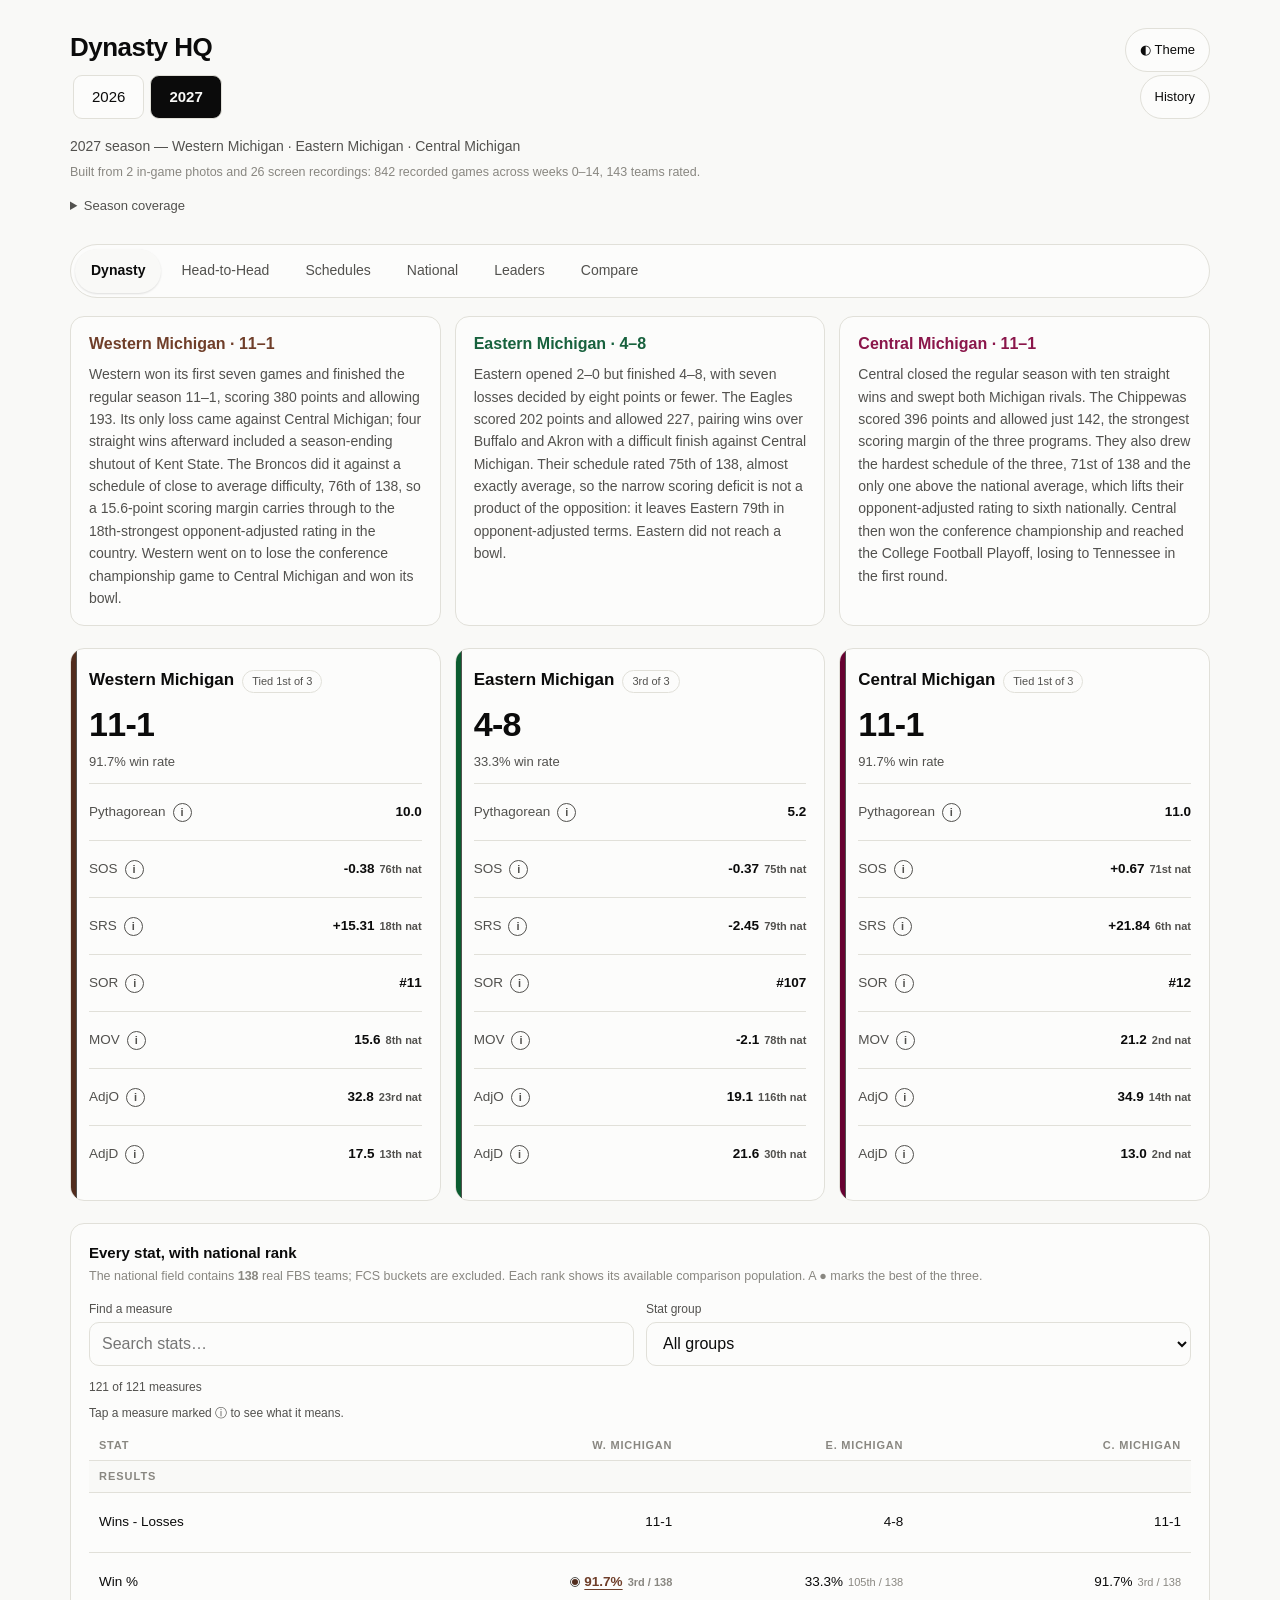
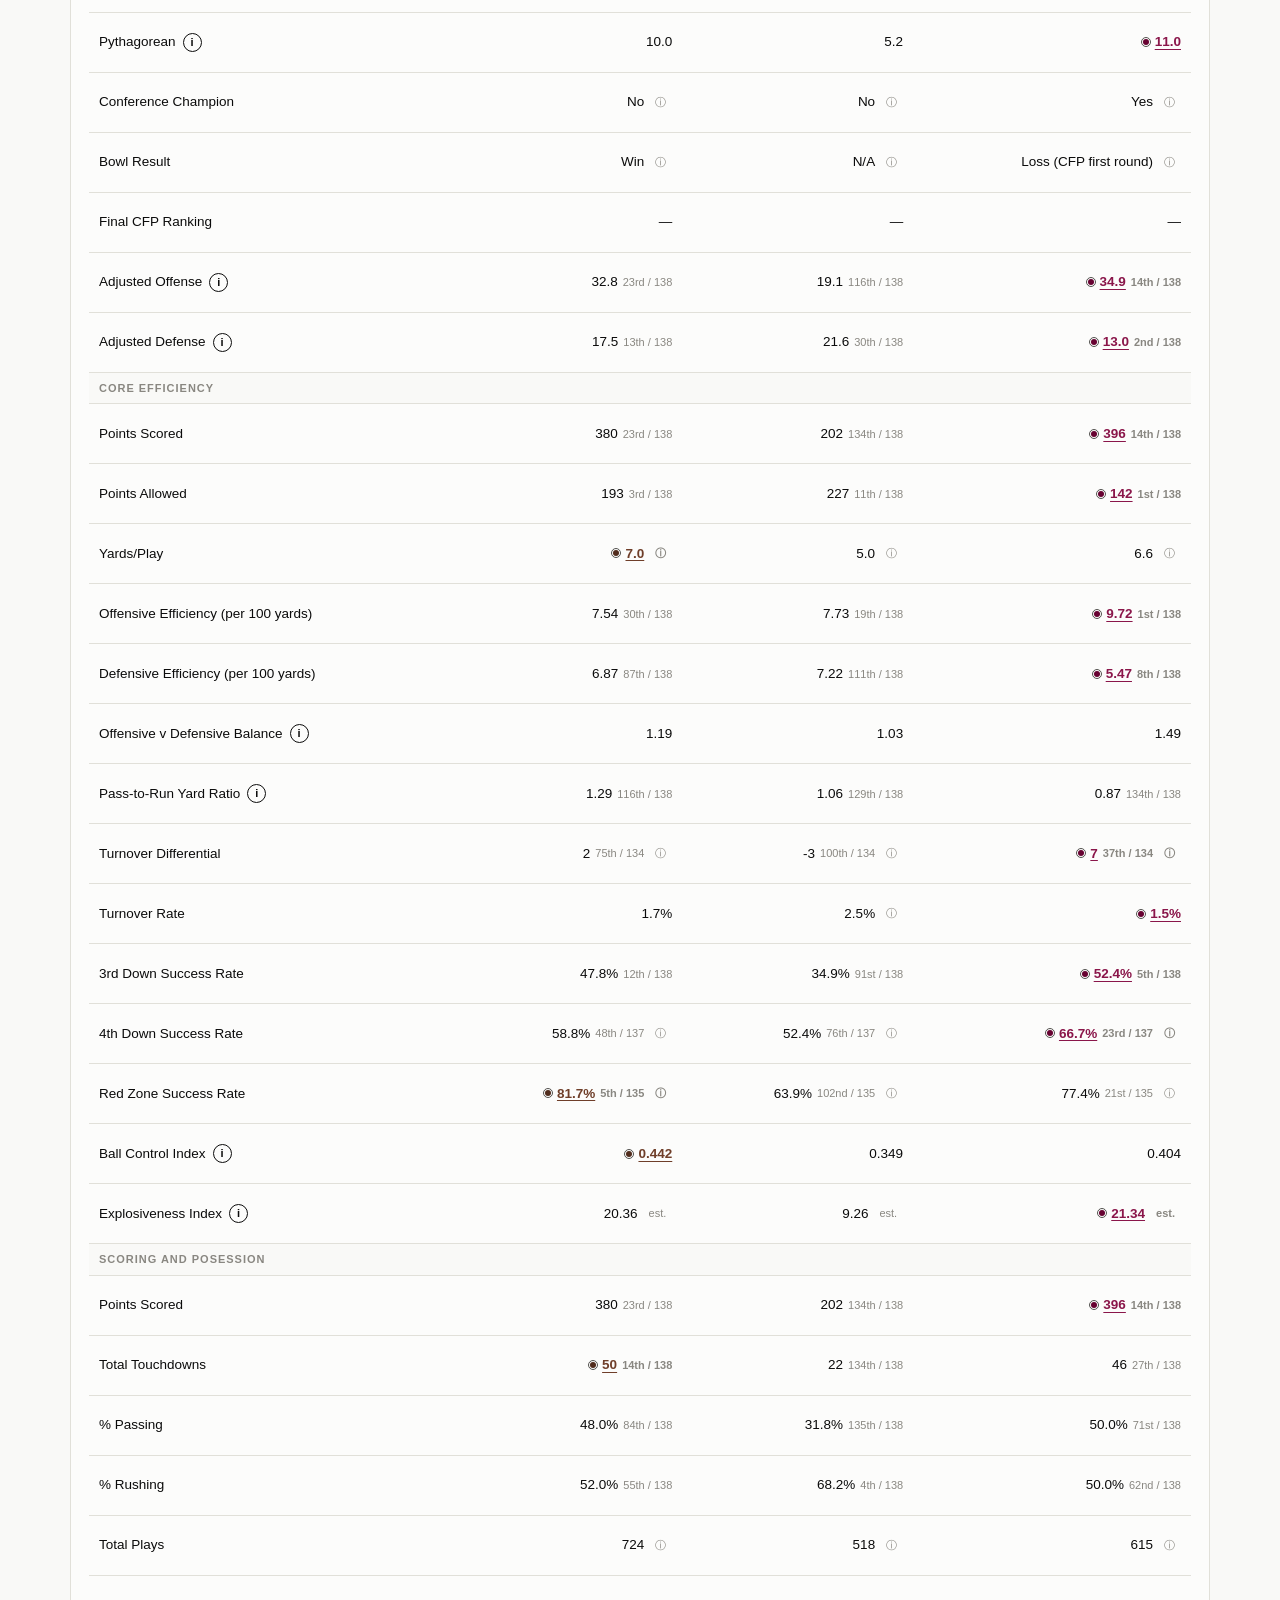
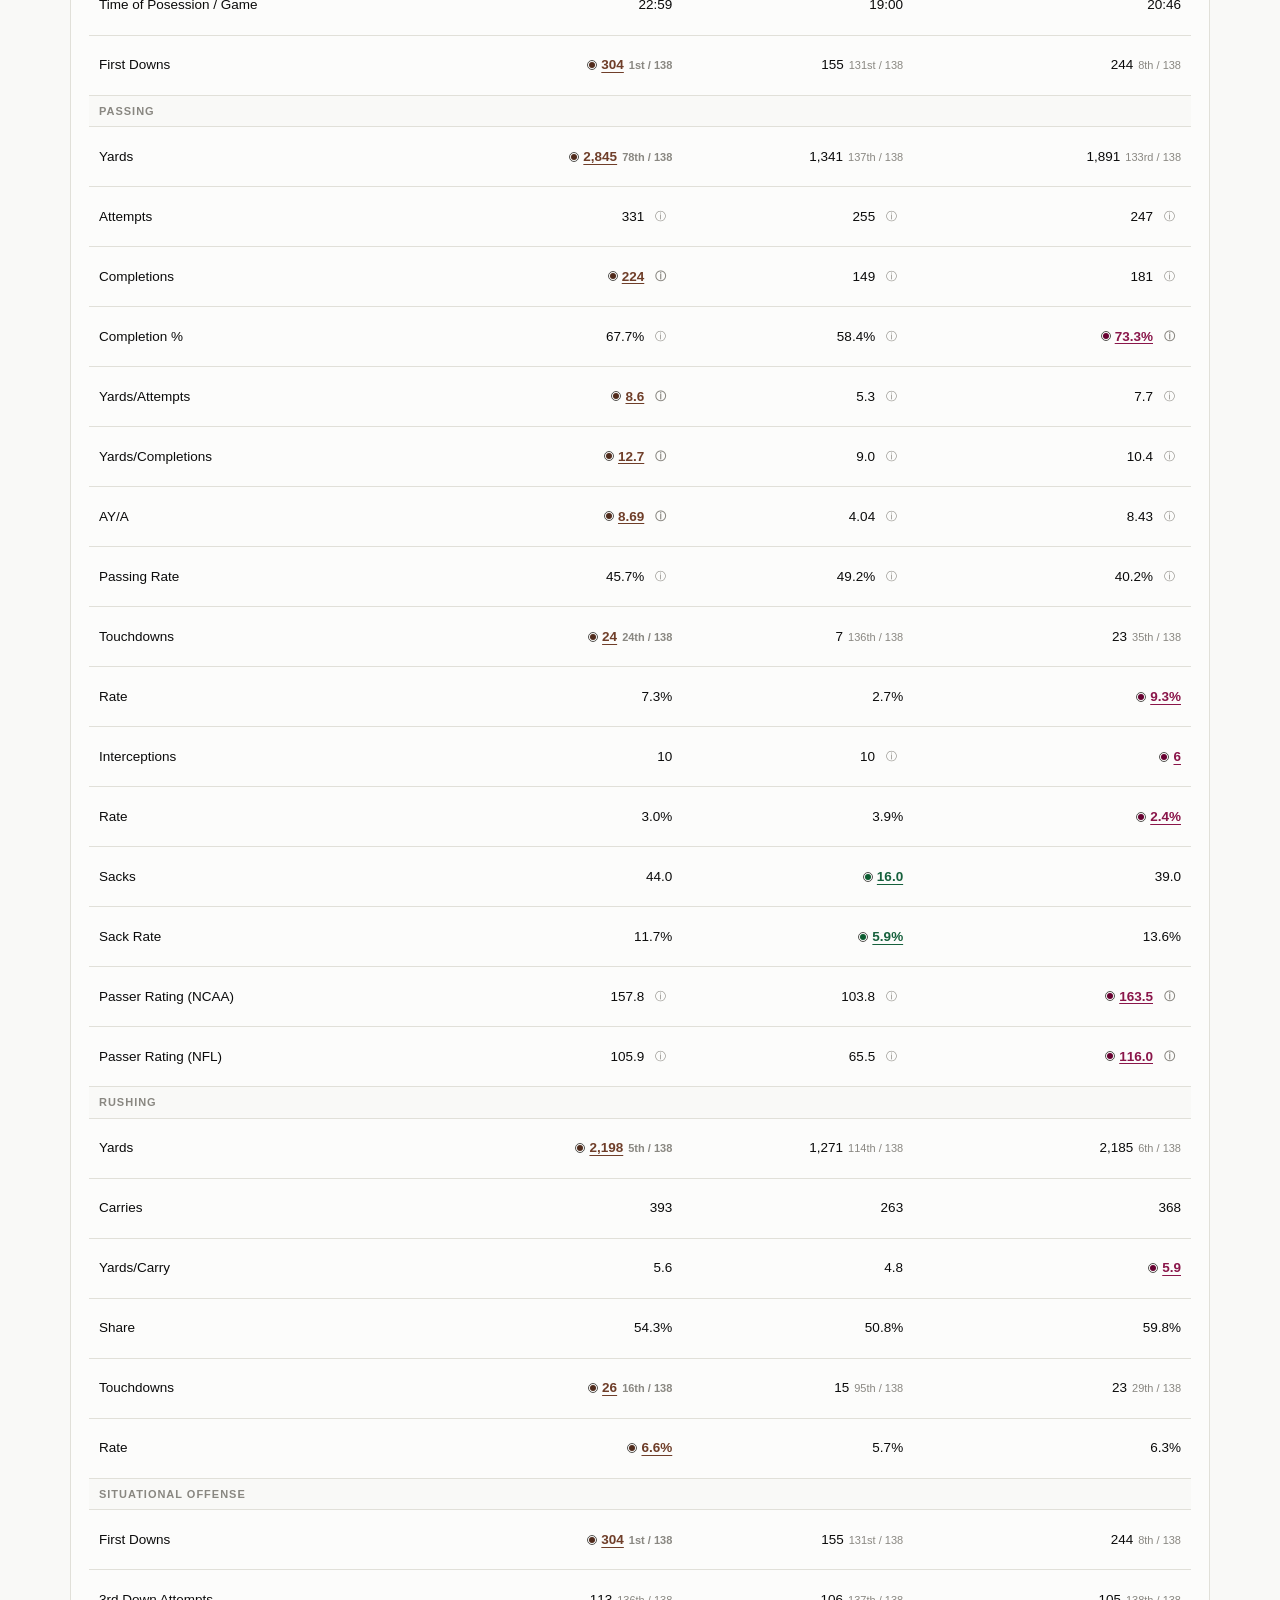
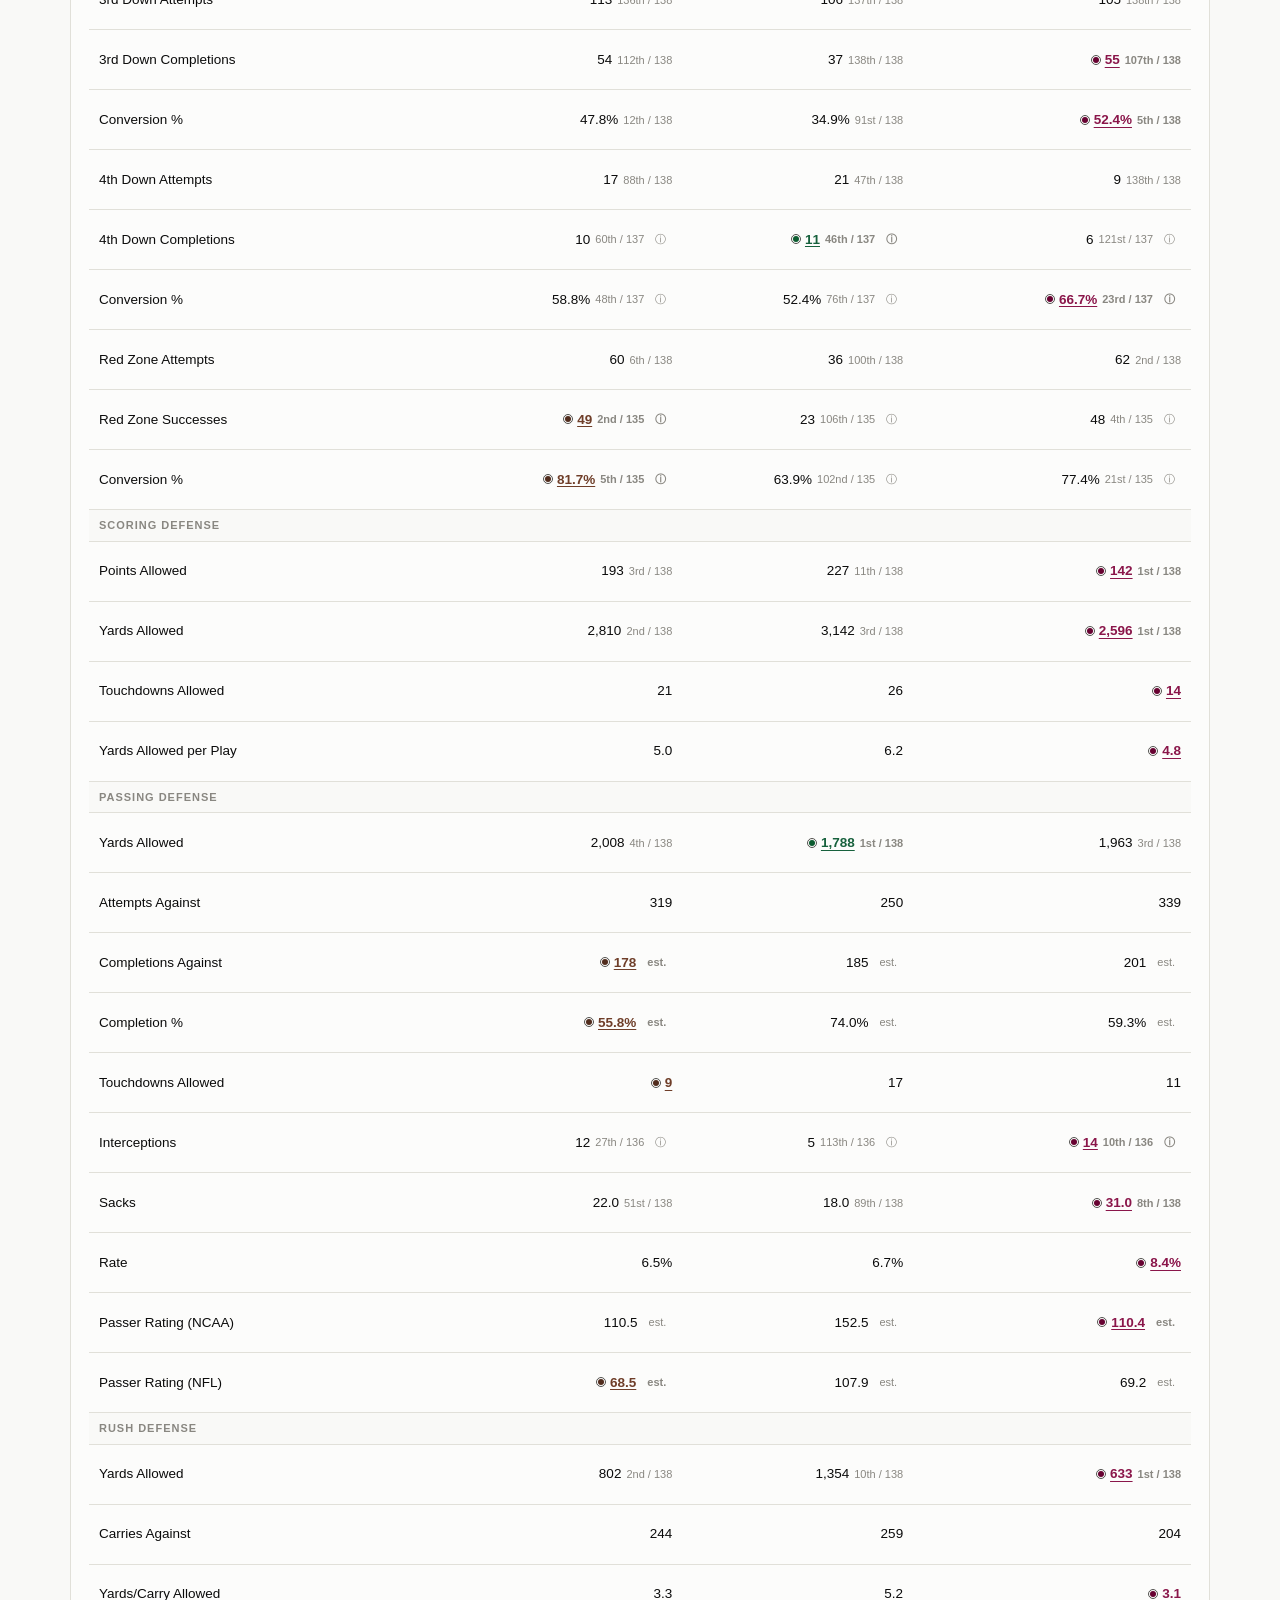
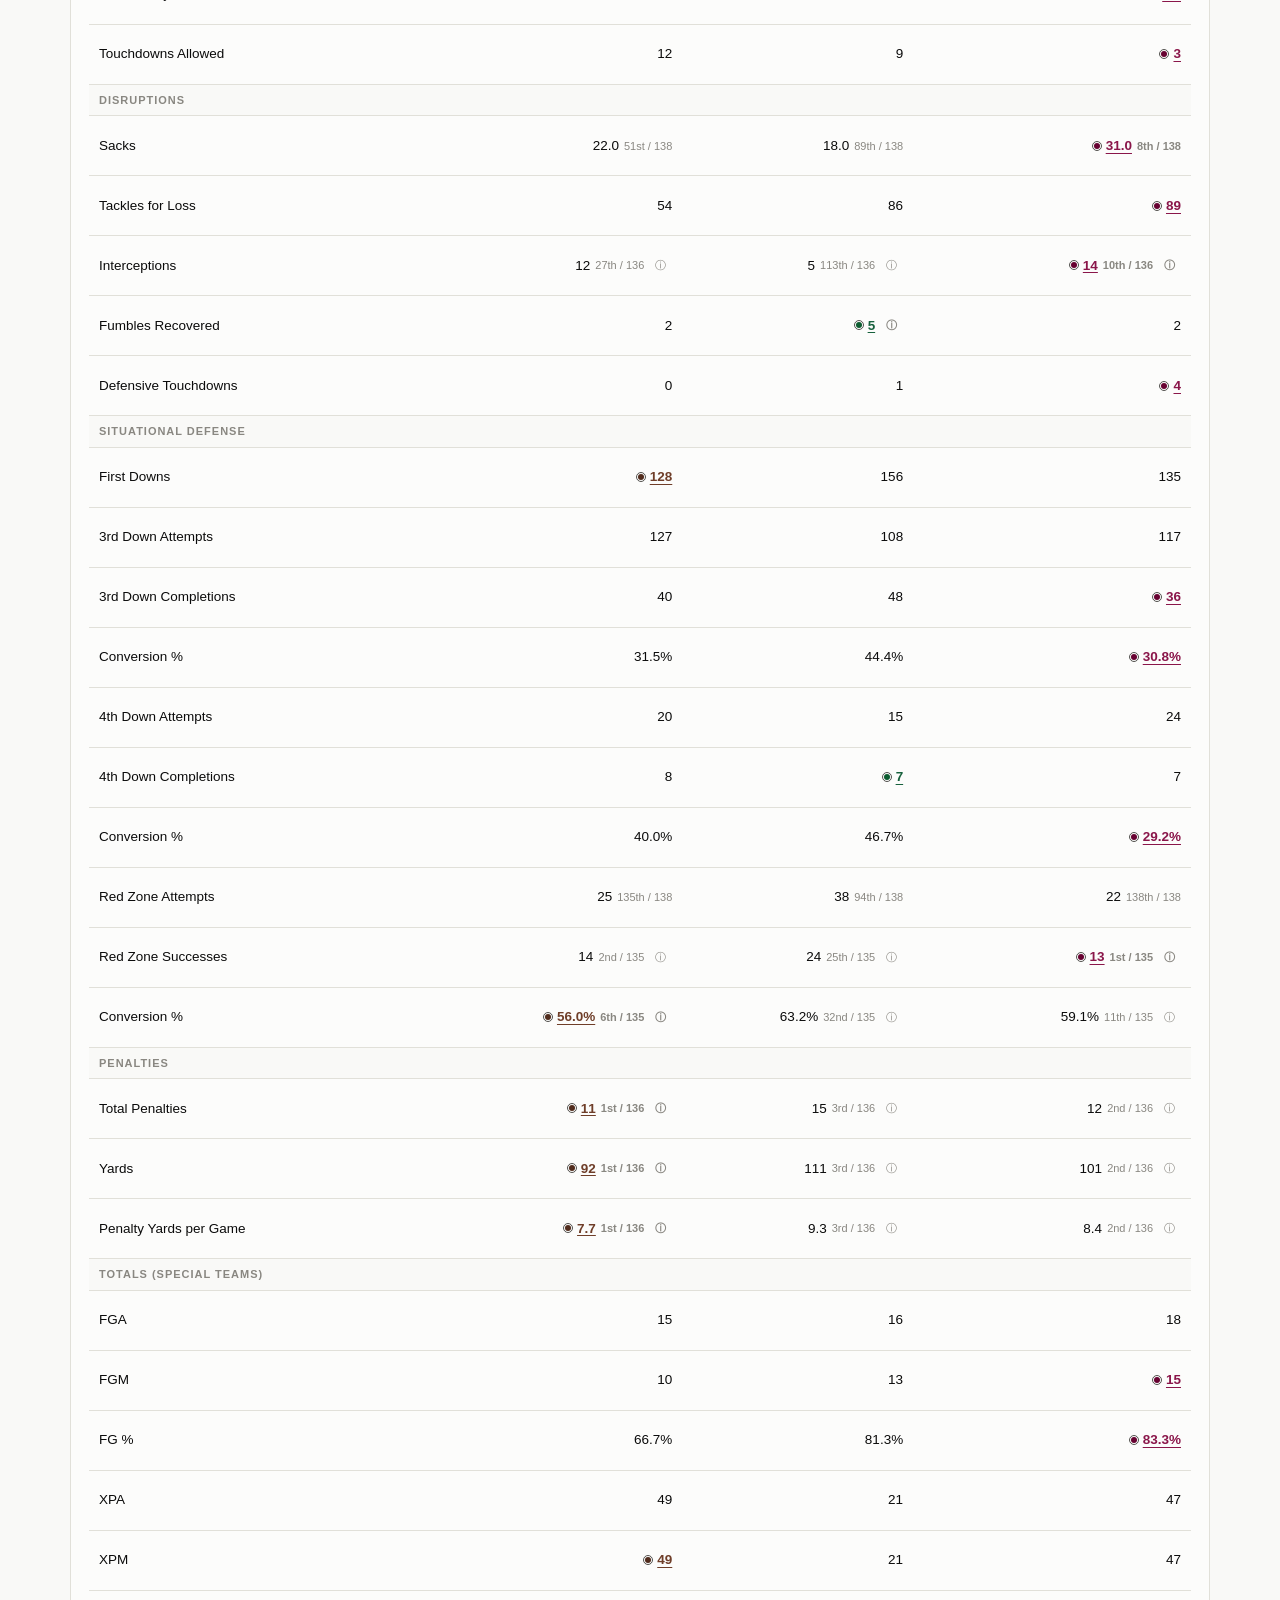
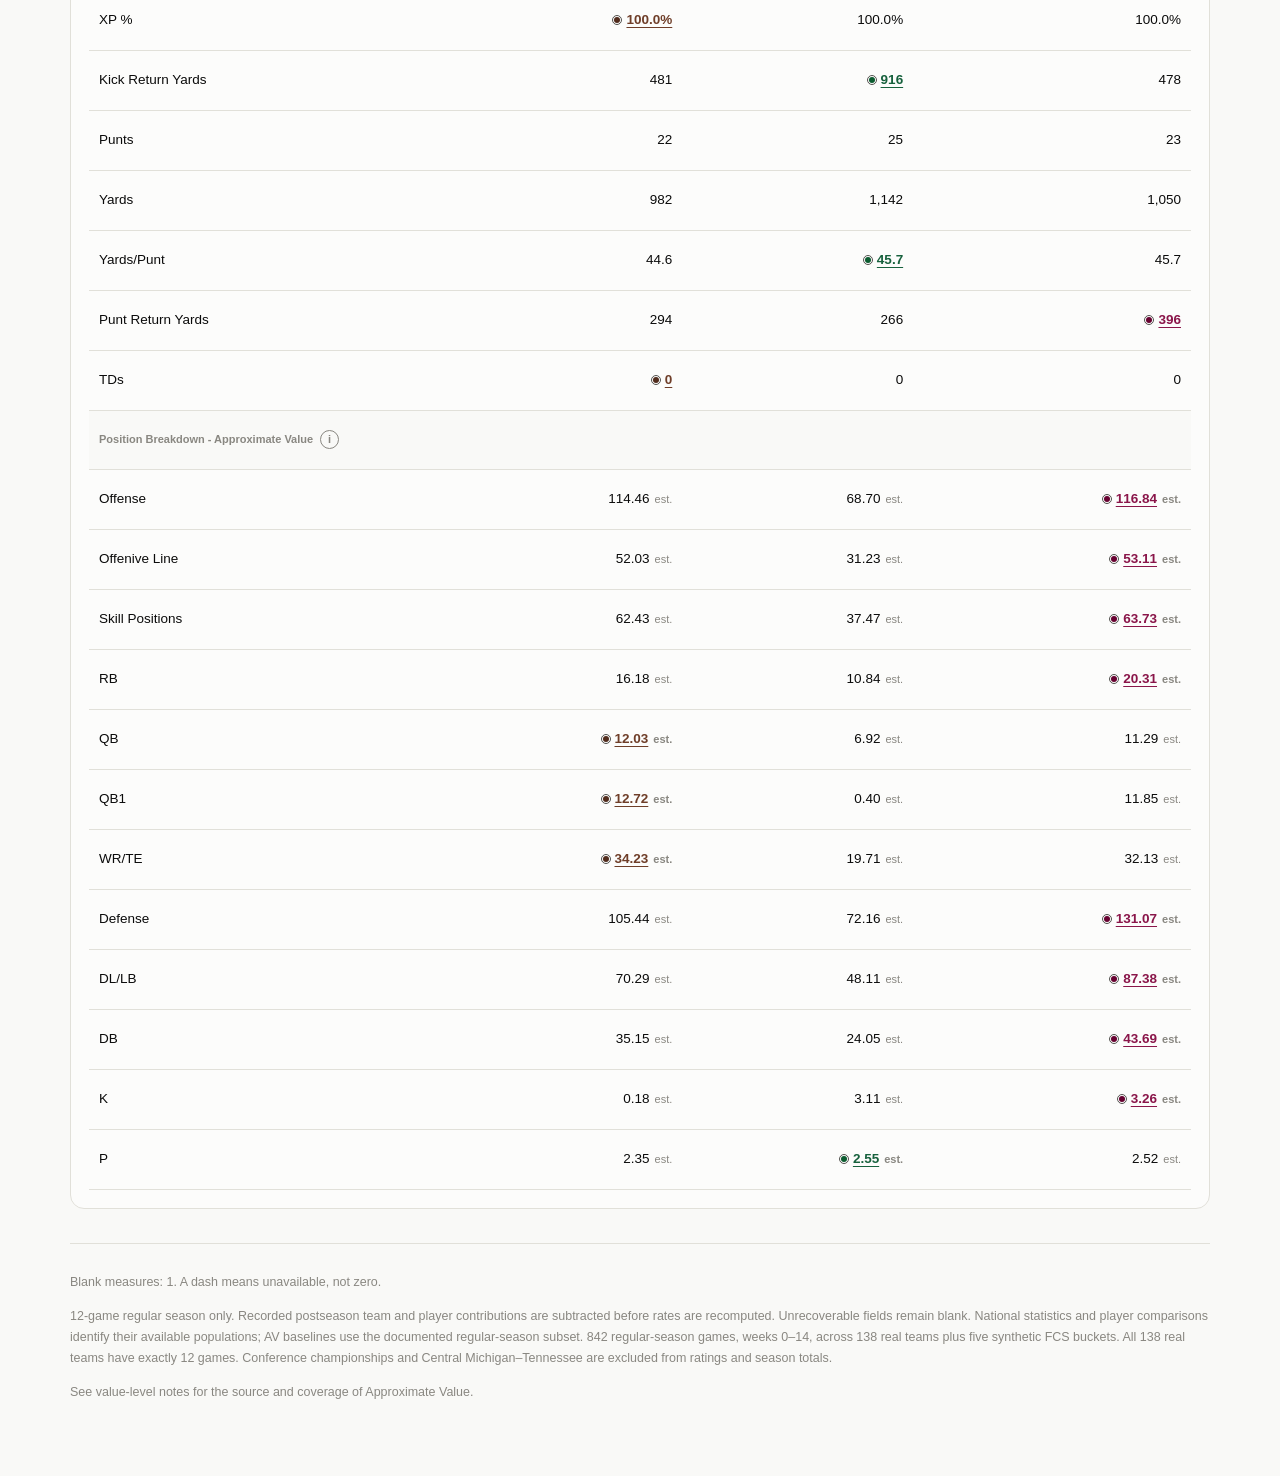
<file: index.html>
<!DOCTYPE html>
<html lang="en" data-theme="light">
<head><meta charset="utf-8"><meta name="viewport" content="width=device-width, initial-scale=1">
<title>Dynasty HQ</title><link rel="stylesheet" href="assets/styles.css"></head>
<body>
<header class="wrap shell">
  <div class="topbar"><h1>Dynasty HQ</h1><button class="ghost" id="theme" type="button">◐ Theme</button></div>
  <div class="season-nav"><div id="season-tabs" class="season-tabs" role="tablist" aria-label="Season"></div>
    <button class="ghost" id="history-button" type="button" aria-pressed="false">History</button></div>
  <div id="load-status" class="load-status" role="status" aria-live="polite"></div>
</header>
<main id="season-panel" class="wrap" role="tabpanel" aria-label="Selected season"></main>
<section id="history-panel" class="wrap" hidden aria-label="Dynasty history"></section>
<template id="season-template">
<div>

<p class="sub" id="sub"></p><p class="prov" id="prov"></p>
<details class="season-coverage"><summary>Season coverage</summary><p id="coverage-detail" class="note"></p></details>

  <div class="tabs" id="tabs">
    <button class="tab on" data-v="dynasty">Dynasty</button>
    <button class="tab" data-v="h2h">Head-to-Head</button>
    <button class="tab" data-v="sched">Schedules</button>
    <button class="tab" data-v="national">National</button>
    <button class="tab" data-v="leaders">Leaders</button>
    <button class="tab" data-v="compare">Compare</button>
  </div>

  <section id="v-dynasty">
    <div class="season-summaries" aria-label="Season summaries"></div>
    <div class="cards" id="cards"></div>
    <div class="card open">
      <p class="h2">Every stat, with national rank</p>
      <p class="note">The national field contains <b id="nteams"></b> real FBS teams;
        FCS buckets are excluded. Each rank shows its available comparison population.
        A ● marks the best of the three.</p>
      <div class="stat-controls">
        <label>Find a measure<input type="search" id="statsearch" placeholder="Search stats…"></label>
        <label>Stat group<select id="statgroup"><option value="">All groups</option></select></label>
      </div>
      <p class="table-hint" id="statcount" role="status" aria-live="polite"></p>
      <p class="table-hint">Tap a measure marked ⓘ to see what it means.</p>
      <div class="flow"><table id="leadtable" role="table" aria-label="Team stat comparison"></table></div>
    </div>
  </section>

  <section id="v-h2h" class="hide">
    <div class="row">
      <label class="lbl" for="h2hpick">Stat</label>
      <select id="h2hpick"></select>
      <button class="ghost" id="h2h-help" type="button">About this measure ⓘ</button>
    </div>
    <div class="two">
      <div class="card">
        <p class="h2" id="h2h-title"></p>
        <p class="note" id="h2h-note"></p>
        <div class="legend" id="h2h-legend"></div>
        <div id="bars"></div>
      </div>
      <div class="card">
        <p class="h2">Team profile</p>
        <p class="note">Eight core measures, each scaled against the other two.
          Lower-is-better axes are inverted, so a bigger shape is a better team.</p>
        <div id="radar"></div>
      </div>
    </div>
  </section>

  <section id="v-sched" class="hide">
    <div class="sched" id="scheds"></div>
  </section>

  <section id="v-national" class="hide">
    <div class="card" style="margin-bottom:14px">
      <p class="h2">National ratings — every team</p>
      <p class="note" id="nat-note"></p>
      <div class="row">
        <input type="search" id="natsearch" aria-label="Filter national teams" placeholder="Filter teams…" style="min-width:200px">
        <span class="lbl" id="natcount"></span>
      </div>
      <p class="table-hint swipe-hint">Swipe the table sideways for more ratings. Tap an arrow to sort.</p>
      <div class="scroll tall" role="region" aria-label="National ratings" tabindex="0"><table id="nattable"></table></div>
    </div>
    <div class="card">
      <p class="h2">National top 10</p>
      <p class="note" id="nattop-note"></p>
      <div class="row"><label class="lbl" for="natpick">Stat</label><select id="natpick"></select></div>
      <div class="scroll" role="region" aria-label="National top ten" tabindex="0"><table id="nattop"></table></div>
    </div>
  </section>

  <section id="v-leaders" class="hide">
    <div class="card">
      <p class="h2">Player leaders</p>
      <p class="note" id="lead-note"></p>
      <div class="row" id="leadrow"><label class="lbl" for="leadpick">Category</label><select id="leadpick"></select></div>
      <p class="table-hint swipe-hint">Swipe the table sideways to see every stat.</p>
      <div class="scroll" role="region" aria-label="Player leaders" tabindex="0"><table id="leadtbl"></table></div>
    </div>
  </section>

  <section id="v-compare" class="hide">
    <div class="card">
      <p class="h2">Season comparison</p>
      <p class="note" id="cmp-note">How this season compares with the other published season.</p>
      <div id="cmp-host"></div>
    </div>
  </section>

  <div class="foot" id="foot"></div>
</div>

<div class="tt" id="tt"></div>
<dialog id="measure-dialog" aria-labelledby="measure-title" aria-describedby="measure-summary">
  <div class="dialog-head"><h2 id="measure-title"></h2><button class="dialog-close" id="measure-close" type="button" aria-label="Close explanation" autofocus>×</button></div>
  <p id="measure-summary"></p>
  <p class="dialog-detail" id="measure-detail"></p>
</dialog>

</template>
<noscript><p>This dashboard requires JavaScript to load season data.</p></noscript>
<script type="module" src="assets/app.js"></script>
</body></html>
</file>
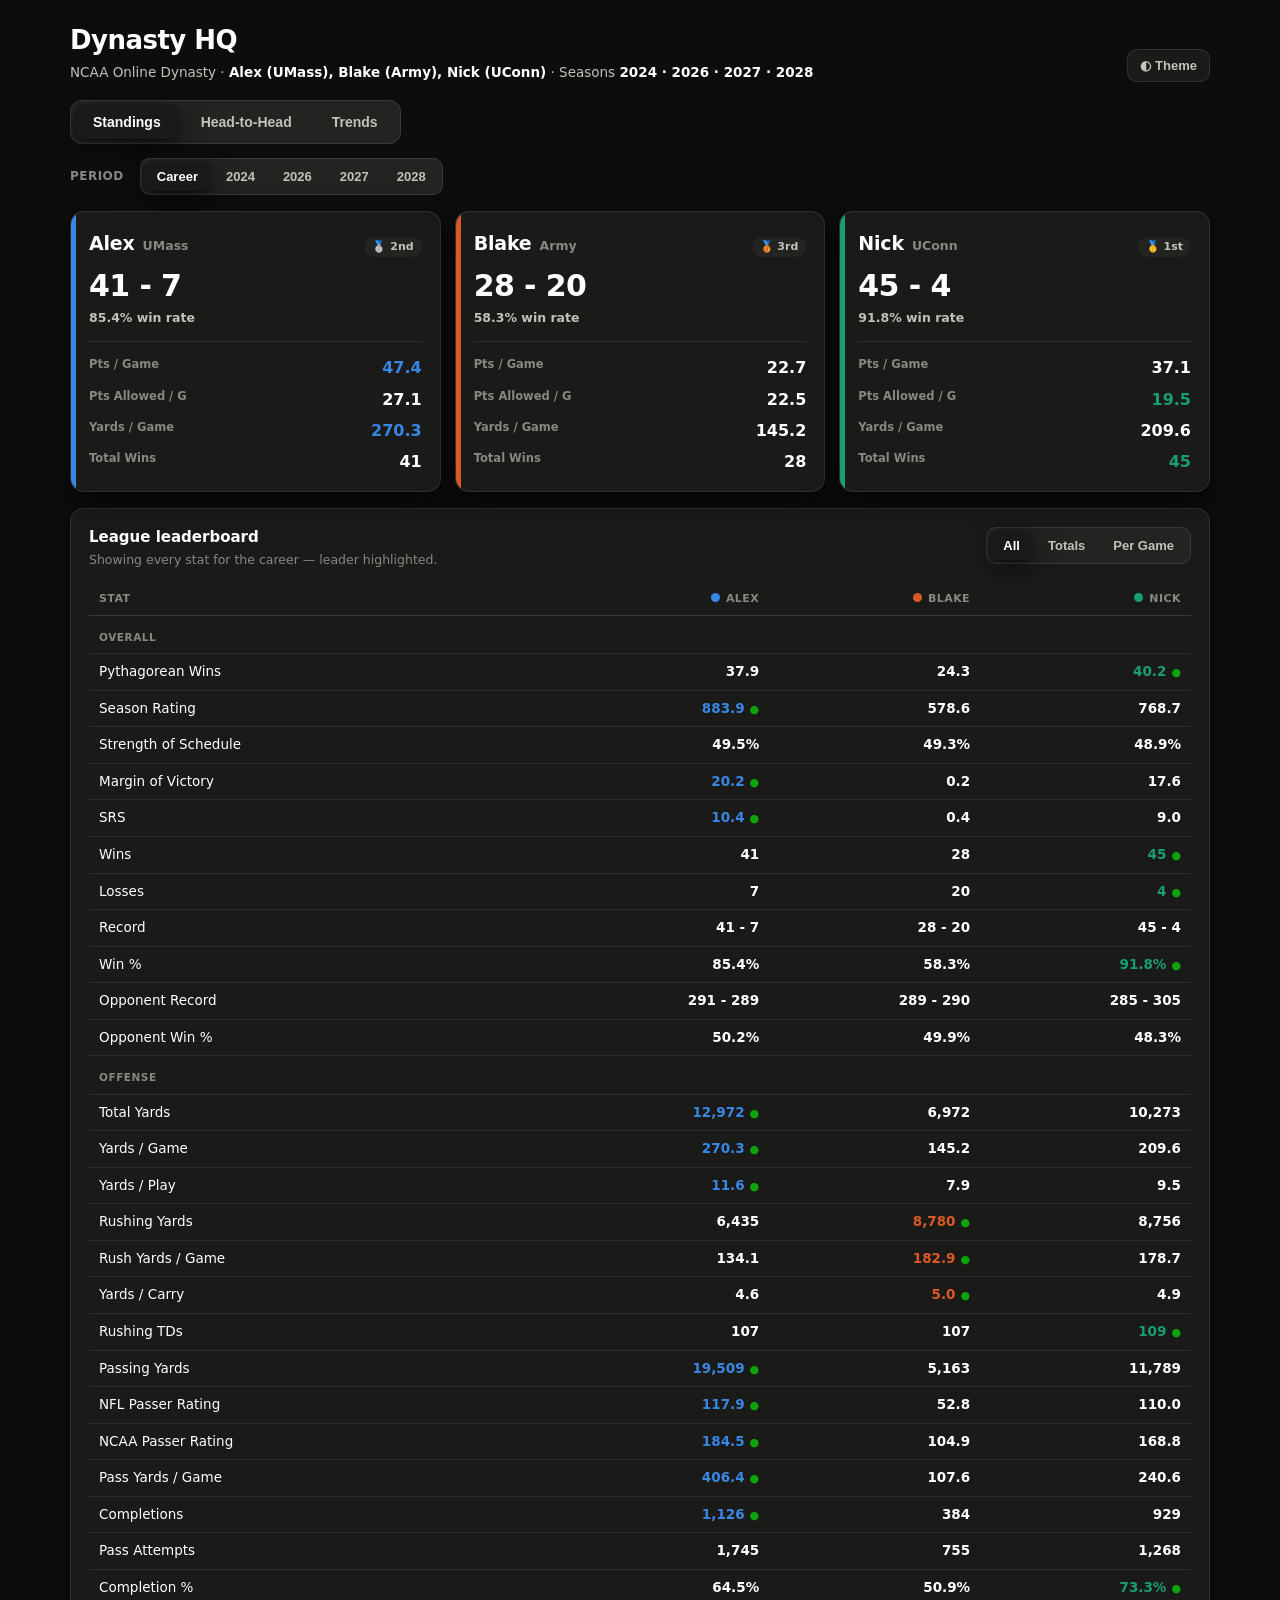
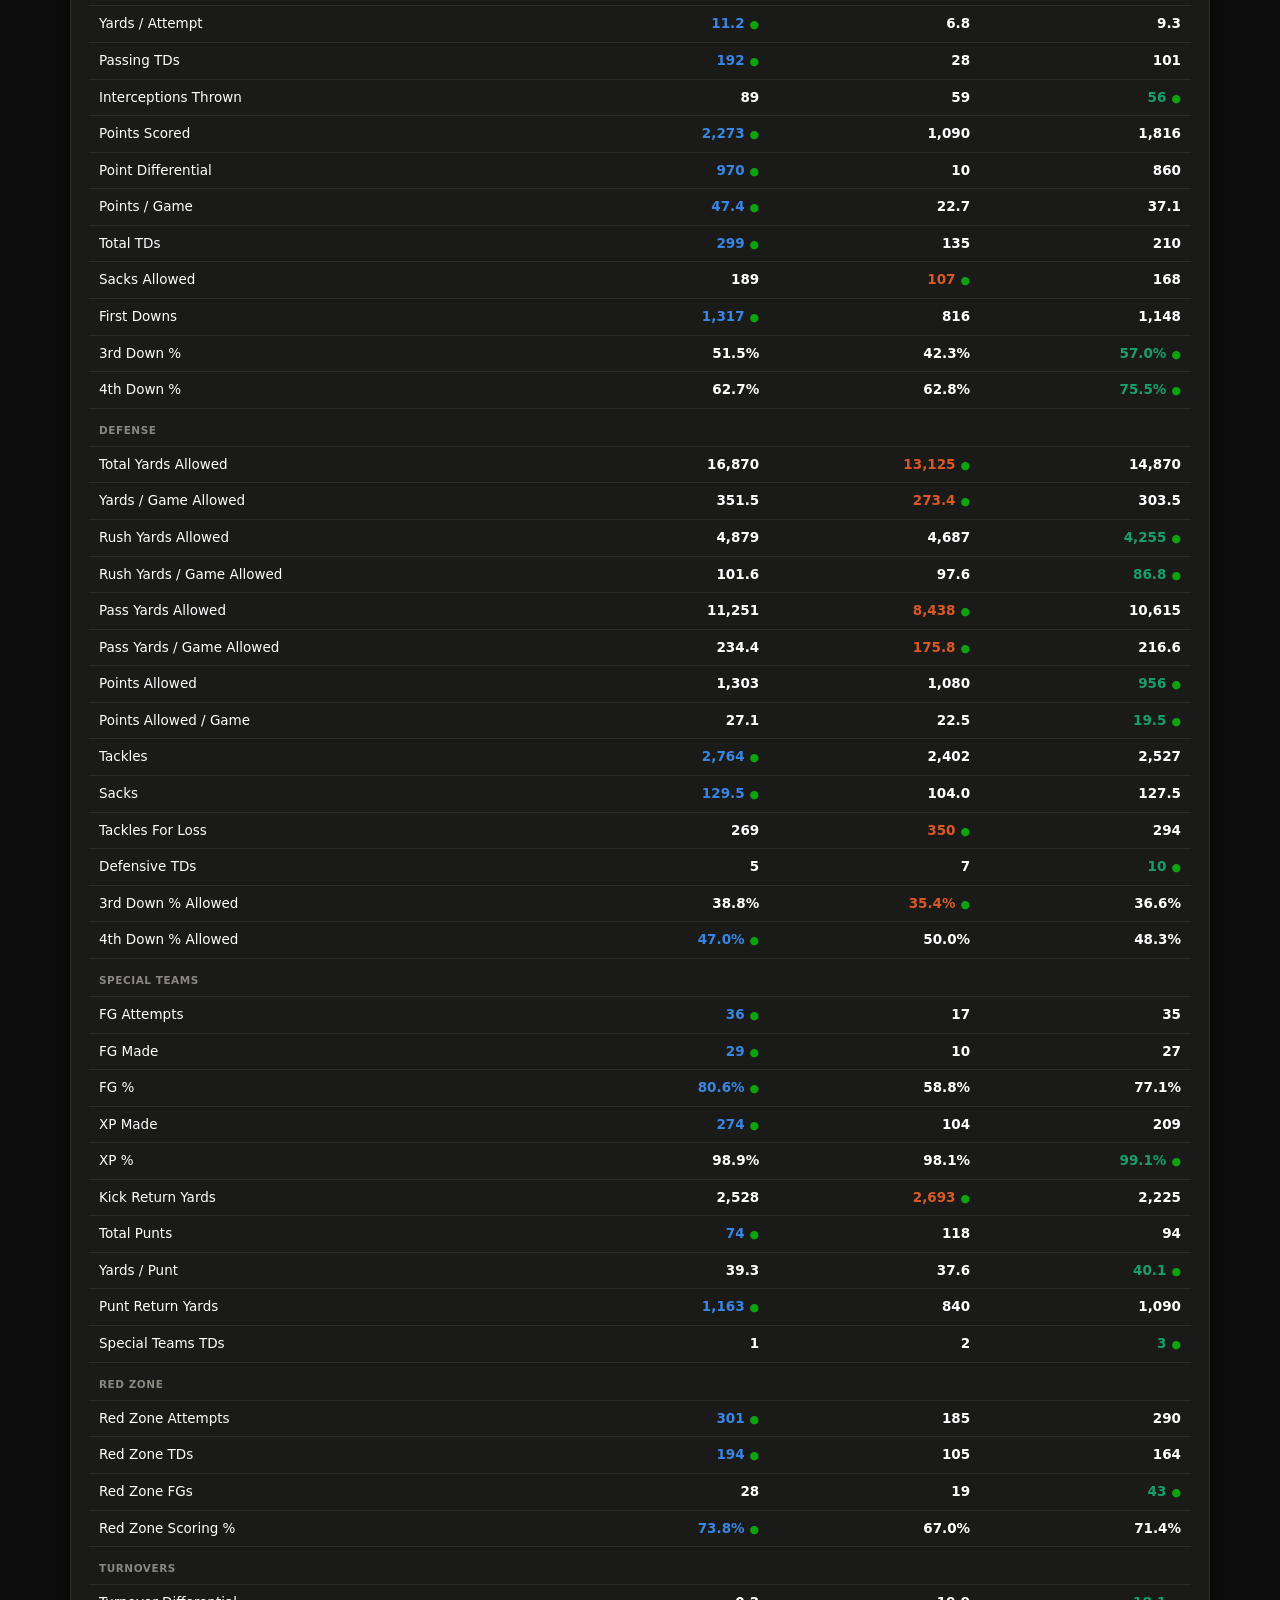
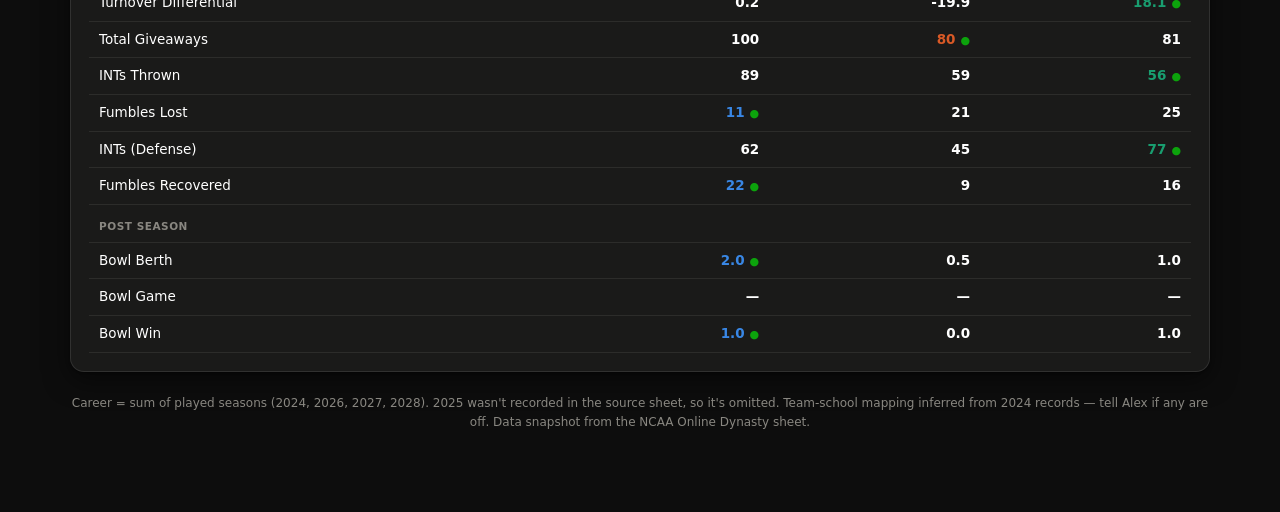
<file: index_1.html>
<!DOCTYPE html>
<html lang="en" data-theme="dark">
<head>
<meta charset="UTF-8">
<meta name="viewport" content="width=device-width, initial-scale=1.0">
<meta name="robots" content="noindex, nofollow">
<title>Dynasty HQ — NCAA Online Dynasty</title>
<style>
  :root{
    color-scheme: light;
    --plane:#f9f9f7; --surface:#fcfcfb; --surface-2:#f1f1ee;
    --ink:#0b0b0b; --ink-2:#52514e; --muted:#898781;
    --grid:#e1e0d9; --axis:#c3c2b7; --border:rgba(11,11,11,0.10);
    --s1:#2a78d6; --s2:#eb6834; --s3:#1baf7a;
    --s1-soft:rgba(42,120,214,0.12); --s2-soft:rgba(235,104,52,0.12); --s3-soft:rgba(27,175,122,0.12);
    --good:#006300;
    --shadow:0 1px 2px rgba(11,11,11,.06),0 6px 20px rgba(11,11,11,.06);
    --radius:14px;
  }
  :root[data-theme="dark"]{
    color-scheme: dark;
    --plane:#0d0d0d; --surface:#1a1a19; --surface-2:#232322;
    --ink:#ffffff; --ink-2:#c3c2b7; --muted:#898781;
    --grid:#2c2c2a; --axis:#383835; --border:rgba(255,255,255,0.10);
    --s1:#3987e5; --s2:#d95926; --s3:#199e70;
    --s1-soft:rgba(57,135,229,0.16); --s2-soft:rgba(217,89,38,0.16); --s3-soft:rgba(25,158,112,0.16);
    --good:#0ca30c;
    --shadow:0 1px 2px rgba(0,0,0,.4),0 8px 26px rgba(0,0,0,.5);
  }
  *{box-sizing:border-box}
  html,body{margin:0;padding:0}
  body{
    background:var(--plane); color:var(--ink);
    font-family: system-ui,-apple-system,"Segoe UI",sans-serif;
    -webkit-font-smoothing:antialiased; line-height:1.45;
  }
  .wrap{max-width:1180px;margin:0 auto;padding:22px 20px 80px}
  .tnum{font-variant-numeric:tabular-nums}

  /* Header */
  header.top{display:flex;flex-wrap:wrap;align-items:flex-end;gap:16px;justify-content:space-between;margin-bottom:6px}
  .brand h1{font-size:26px;font-weight:800;letter-spacing:-.02em;margin:0}
  .brand .sub{color:var(--ink-2);font-size:13.5px;margin-top:3px}
  .brand .sub b{color:var(--ink);font-weight:600}
  .tools{display:flex;gap:8px;align-items:center}
  .icobtn{background:var(--surface);border:1px solid var(--border);color:var(--ink-2);
    border-radius:10px;padding:8px 12px;font-size:13px;cursor:pointer;font-weight:600}
  .icobtn:hover{color:var(--ink);border-color:var(--axis)}

  /* Tabs */
  .tabs{display:flex;gap:4px;margin:18px 0 14px;background:var(--surface-2);
    padding:4px;border-radius:12px;border:1px solid var(--border);width:fit-content}
  .tab{border:0;background:transparent;color:var(--ink-2);font-weight:650;font-size:14px;
    padding:9px 18px;border-radius:9px;cursor:pointer}
  .tab.active{background:var(--surface);color:var(--ink);box-shadow:var(--shadow)}

  /* Controls row */
  .controls{display:flex;flex-wrap:wrap;gap:10px 14px;align-items:center;margin-bottom:16px}
  .seg{display:inline-flex;background:var(--surface-2);border:1px solid var(--border);border-radius:10px;padding:3px;gap:2px}
  .seg button{border:0;background:transparent;color:var(--ink-2);font-weight:600;font-size:13px;
    padding:7px 13px;border-radius:8px;cursor:pointer;font-variant-numeric:tabular-nums}
  .seg button.on{background:var(--surface);color:var(--ink);box-shadow:var(--shadow)}
  .ctl-label{font-size:12px;color:var(--muted);font-weight:600;text-transform:uppercase;letter-spacing:.04em;margin-right:2px}
  select.pick{background:var(--surface);border:1px solid var(--border);color:var(--ink);
    border-radius:10px;padding:8px 30px 8px 12px;font-size:13.5px;font-weight:600;cursor:pointer;
    appearance:none;background-image:url("data:image/svg+xml;utf8,<svg xmlns='http://www.w3.org/2000/svg' width='12' height='12' viewBox='0 0 24 24' fill='none' stroke='%23898781' stroke-width='3'><path d='M6 9l6 6 6-6'/></svg>");
    background-repeat:no-repeat;background-position:right 10px center}

  /* Cards */
  .card{background:var(--surface);border:1px solid var(--border);border-radius:var(--radius);
    box-shadow:var(--shadow);padding:18px}
  .card h2{font-size:15px;font-weight:750;margin:0 0 2px}
  .card .hint{font-size:12.5px;color:var(--muted);margin:0 0 14px}

  /* Team cards */
  .teamgrid{display:grid;grid-template-columns:repeat(3,1fr);gap:14px;margin-bottom:16px}
  .team{position:relative;overflow:hidden}
  .team .accent{position:absolute;left:0;top:0;bottom:0;width:5px}
  .team .who{display:flex;align-items:baseline;gap:8px;margin-bottom:2px}
  .team .who .name{font-size:19px;font-weight:800;letter-spacing:-.01em}
  .team .who .school{font-size:12.5px;color:var(--muted);font-weight:600}
  .team .rec{font-size:30px;font-weight:800;letter-spacing:-.02em;font-variant-numeric:tabular-nums;margin:6px 0 2px}
  .team .wl{font-size:12.5px;color:var(--ink-2);font-weight:600}
  .team .mini{display:grid;grid-template-columns:1fr 1fr;gap:8px 10px;margin-top:14px;padding-top:14px;border-top:1px solid var(--border)}
  .team .mini .k{font-size:11.5px;color:var(--muted);font-weight:600}
  .team .mini .v{font-size:16px;font-weight:750;font-variant-numeric:tabular-nums}
  .rankpill{display:inline-flex;align-items:center;gap:4px;font-size:11px;font-weight:750;
    padding:2px 8px;border-radius:20px;background:var(--surface-2);color:var(--ink-2);margin-left:auto}

  /* Leaderboard table */
  table.lead{width:100%;border-collapse:collapse;font-size:13.5px}
  table.lead th,table.lead td{text-align:right;padding:8px 10px;border-bottom:1px solid var(--grid)}
  table.lead th:first-child,table.lead td:first-child{text-align:left}
  table.lead thead th{font-size:11px;text-transform:uppercase;letter-spacing:.04em;color:var(--muted);font-weight:700;border-bottom:1px solid var(--axis)}
  table.lead td.val{font-variant-numeric:tabular-nums;font-weight:650}
  table.lead .sec{font-size:10.5px;color:var(--muted);text-transform:uppercase;letter-spacing:.05em;
    font-weight:700;padding-top:14px}
  .lead-lead{position:relative}
  .dot{display:inline-block;width:9px;height:9px;border-radius:50%;margin-right:6px;vertical-align:baseline}
  .best{font-weight:800}
  .best .crown{color:var(--good);font-weight:800;margin-left:5px;font-size:11px}

  /* Chart area */
  .chartwrap{width:100%;overflow:visible}
  svg{display:block;width:100%;height:auto;overflow:visible}
  .axislabel{fill:var(--muted);font-size:11px;font-variant-numeric:tabular-nums}
  .gridline{stroke:var(--grid);stroke-width:1}
  .baseline{stroke:var(--axis);stroke-width:1.5}
  .barlabel{fill:var(--ink);font-size:13px;font-weight:750;font-variant-numeric:tabular-nums}
  .barname{fill:var(--ink-2);font-size:12.5px;font-weight:650}
  .serieslabel{font-size:12px;font-weight:750;font-variant-numeric:tabular-nums}

  .legend{display:flex;flex-wrap:wrap;gap:14px;margin:2px 0 14px}
  .legend .item{display:flex;align-items:center;gap:7px;font-size:13px;color:var(--ink-2);font-weight:650}
  .legend .swatch{width:12px;height:12px;border-radius:3px}

  .two{display:grid;grid-template-columns:1.15fr .85fr;gap:16px}
  @media(max-width:900px){.two{grid-template-columns:1fr}.teamgrid{grid-template-columns:1fr}}

  /* ---- phone ---- */
  @media(max-width:640px){
    .wrap{padding:16px 13px 60px}
    .brand h1{font-size:22px}
    .brand .sub{font-size:12.5px}
    .tabs{width:100%}
    .tab{flex:1;padding:9px 8px;text-align:center}
    .seg{flex-wrap:wrap}
    .seg button{padding:7px 11px}
    .card{padding:15px;border-radius:12px}
    select.pick{flex:1;min-width:0}
    .controls{gap:8px 10px}
    /* leaderboard: keep it inside the screen; scroll internally only if truly needed */
    #leadtable{overflow-x:auto;-webkit-overflow-scrolling:touch}
    table.lead{font-size:12px}
    table.lead th,table.lead td{padding:7px 6px}
    table.lead thead th:first-child,table.lead td:first-child{position:sticky;left:0;background:var(--surface);z-index:1}
    .team .rec{font-size:27px}
    .legend{gap:10px 12px}
    .legend .item{font-size:12px}
  }

  /* Tooltip */
  .tt{position:fixed;pointer-events:none;z-index:50;background:var(--surface);border:1px solid var(--border);
    box-shadow:var(--shadow);border-radius:10px;padding:9px 11px;font-size:12.5px;opacity:0;transform:translateY(-4px);
    transition:opacity .08s;min-width:120px}
  .tt .tt-h{font-weight:750;margin-bottom:5px;font-size:12.5px}
  .tt .tt-r{display:flex;align-items:center;gap:7px;justify-content:space-between}
  .tt .tt-r .l{display:flex;align-items:center;gap:6px;color:var(--ink-2)}
  .tt .tt-r .v{font-weight:750;font-variant-numeric:tabular-nums}
  .tt .sw{width:9px;height:9px;border-radius:2px;display:inline-block}

  .foot{margin-top:22px;font-size:12px;color:var(--muted);text-align:center;line-height:1.6}
  .tablebtn{font-size:12px;color:var(--ink-2);background:transparent;border:1px solid var(--border);
    border-radius:8px;padding:5px 10px;cursor:pointer;font-weight:600}
  .tablebtn:hover{color:var(--ink)}
  .hidden{display:none!important}
  .sectionwrap{margin-bottom:16px}
</style>
</head>
<body>
<div class="wrap">
  <header class="top">
    <div class="brand">
      <h1>Dynasty HQ</h1>
      <div class="sub">NCAA Online Dynasty &middot; <b id="who-line"></b> &middot; Seasons <b id="season-line"></b></div>
    </div>
    <div class="tools">
      <button class="icobtn" id="themeBtn">◐ Theme</button>
    </div>
  </header>

  <div class="tabs" id="tabs">
    <button class="tab active" data-view="standings">Standings</button>
    <button class="tab" data-view="compare">Head-to-Head</button>
    <button class="tab" data-view="trends">Trends</button>
  </div>

  <!-- STANDINGS -->
  <section id="view-standings">
    <div class="controls">
      <span class="ctl-label">Period</span>
      <div class="seg" id="seg-standings"></div>
    </div>
    <div class="teamgrid" id="teamcards"></div>
    <div class="card">
      <div style="display:flex;justify-content:space-between;align-items:flex-start;flex-wrap:wrap;gap:10px">
        <div><h2>League leaderboard</h2><p class="hint" id="lead-hint"></p></div>
        <div class="seg" id="seg-leadscope"></div>
      </div>
      <div id="leadtable"></div>
    </div>
  </section>

  <!-- COMPARE -->
  <section id="view-compare" class="hidden">
    <div class="controls">
      <span class="ctl-label">Period</span>
      <div class="seg" id="seg-compare"></div>
      <span class="ctl-label" style="margin-left:8px">Stat</span>
      <select class="pick" id="statpick"></select>
    </div>
    <div class="two">
      <div class="card">
        <h2 id="cmp-title"></h2>
        <p class="hint" id="cmp-hint"></p>
        <div class="legend" id="cmp-legend"></div>
        <div class="chartwrap" id="cmp-bars"></div>
        <div style="text-align:right;margin-top:8px"><button class="tablebtn" data-table="cmp">Table view</button></div>
        <div id="cmp-tablebox" class="hidden" style="margin-top:12px"></div>
      </div>
      <div class="card">
        <h2>Team profile</h2>
        <p class="hint">Eight core metrics, each scaled to the field leader for this period. A bigger shape = a more complete team.</p>
        <div class="legend" id="radar-legend"></div>
        <div class="chartwrap" id="radar"></div>
      </div>
    </div>
  </section>

  <!-- TRENDS -->
  <section id="view-trends" class="hidden">
    <div class="controls">
      <span class="ctl-label">Stat</span>
      <select class="pick" id="trendpick"></select>
    </div>
    <div class="card">
      <h2 id="trend-title"></h2>
      <p class="hint" id="trend-hint"></p>
      <div class="legend" id="trend-legend"></div>
      <div class="chartwrap" id="trend-chart"></div>
      <div style="text-align:right;margin-top:8px"><button class="tablebtn" data-table="trend">Table view</button></div>
      <div id="trend-tablebox" class="hidden" style="margin-top:12px"></div>
    </div>
  </section>

  <div class="foot" id="foot"></div>
</div>
<div class="tt" id="tt"></div>

<script>
const DATA = {"players": ["Alex", "Blake", "Nick"], "schools": {"Alex": "UMass", "Blake": "Army", "Nick": "UConn"}, "colors": {"Alex": "1", "Blake": "2", "Nick": "3"}, "seasons": ["2024", "2026", "2027", "2028"], "periods": ["Total", "2024", "2026", "2027", "2028"], "stats": [{"label": "Pythagorean Wins", "section": "Overall", "fmt": "num1", "higherBetter": true, "values": {"Total": {"Alex": 37.87067237, "Blake": 24.26211125, "Nick": 40.21123145}, "2024": {"Alex": 8.591840242, "Blake": 2.387047051, "Nick": 9.059471087}, "2026": {"Alex": 9.331445033, "Blake": 6.705095223, "Nick": 9.362601801}, "2027": {"Alex": 10.03560994, "Blake": 5.648929584, "Nick": 11.43269871}, "2028": {"Alex": 9.614387012, "Blake": 9.249428687, "Nick": 10.03853191}}}, {"label": "Season Rating", "section": "Overall", "fmt": "num1", "higherBetter": true, "values": {"Total": {"Alex": 883.9270806, "Blake": 578.6011732, "Nick": 768.6942495}, "2024": {"Alex": 78.78909178, "Blake": 47.84456026, "Nick": 78.76748734}, "2026": {"Alex": 936.1355771, "Blake": 687.7697274, "Nick": 780.4113697}, "2027": {"Alex": null, "Blake": null, "Nick": null}, "2028": {"Alex": null, "Blake": null, "Nick": null}}}, {"label": "Strength of Schedule", "section": "Overall", "fmt": "pct", "higherBetter": null, "values": {"Total": {"Alex": 0.4950844083, "Blake": 0.4930750884, "Nick": 0.4888331558}, "2024": {"Alex": 0.4274401118, "Blake": 0.442363129, "Nick": 0.4137306978}, "2026": {"Alex": 0.4874614198, "Blake": 0.5304783951, "Nick": 0.4809027778}, "2027": {"Alex": 0.3586206897, "Blake": 0.3402298851, "Nick": 0.3694267516}, "2028": {"Alex": 0.5413406364, "Blake": 0.4976851852, "Nick": 0.5186156436}}}, {"label": "Margin of Victory", "section": "Overall", "fmt": "num1", "higherBetter": true, "values": {"Total": {"Alex": 20.20833333, "Blake": 0.2083333333, "Nick": 17.55102041}, "2024": {"Alex": 11.33333333, "Blake": -12.33333333, "Nick": 10.58333333}, "2026": {"Alex": 21.16666667, "Blake": 1.833333333, "Nick": 16.66666667}, "2027": {"Alex": 24.91666667, "Blake": -1.25, "Nick": 22.92307692}, "2028": {"Alex": 23.41666667, "Blake": 12.58333333, "Nick": 19.58333333}}}, {"label": "SRS", "section": "Overall", "fmt": "num1", "higherBetter": true, "values": {"Total": {"Alex": 10.35170887, "Blake": 0.3507042109, "Nick": 9.019926782}, "2024": {"Alex": 5.880386723, "Blake": -5.945485102, "Nick": 5.498532016}, "2026": {"Alex": 10.82706404, "Blake": 1.181905864, "Nick": 8.573784722}, "2027": {"Alex": 12.63764368, "Blake": -0.4548850575, "Nick": 11.64625184}, "2028": {"Alex": 11.97900365, "Blake": 6.540509259, "Nick": 10.05097449}}}, {"label": "Wins", "section": "Overall", "fmt": "int", "higherBetter": true, "values": {"Total": {"Alex": 41, "Blake": 28, "Nick": 45}, "2024": {"Alex": 9.0, "Blake": 4.0, "Nick": 11.0}, "2026": {"Alex": 10.0, "Blake": 8.0, "Nick": 12.0}, "2027": {"Alex": 11.0, "Blake": 7.0, "Nick": 12.0}, "2028": {"Alex": 11.0, "Blake": 9.0, "Nick": 10.0}}}, {"label": "Losses", "section": "Overall", "fmt": "int", "higherBetter": false, "values": {"Total": {"Alex": 7, "Blake": 20, "Nick": 4}, "2024": {"Alex": 3.0, "Blake": 8.0, "Nick": 1.0}, "2026": {"Alex": 2.0, "Blake": 4.0, "Nick": 0.0}, "2027": {"Alex": 1.0, "Blake": 5.0, "Nick": 1.0}, "2028": {"Alex": 1.0, "Blake": 3.0, "Nick": 2.0}}}, {"label": "Record", "section": "Overall", "fmt": "record", "higherBetter": null, "values": {"Total": {"Alex": "41 - 7", "Blake": "28 - 20", "Nick": "45 - 4"}, "2024": {"Alex": "9 - 3", "Blake": "4 - 8", "Nick": "11 - 1"}, "2026": {"Alex": "10 - 2", "Blake": "8 - 4", "Nick": "12 - 0"}, "2027": {"Alex": "11 - 1", "Blake": "7 - 5", "Nick": "12 - 1"}, "2028": {"Alex": "11 - 1", "Blake": "9 - 3", "Nick": "10 - 2"}}}, {"label": "Win %", "section": "Overall", "fmt": "pct", "higherBetter": true, "values": {"Total": {"Alex": 0.8541666667, "Blake": 0.5833333333, "Nick": 0.9183673469}, "2024": {"Alex": 0.75, "Blake": 0.3333333333, "Nick": 0.9166666667}, "2026": {"Alex": 0.8333333333, "Blake": 0.6666666667, "Nick": 1}, "2027": {"Alex": 0.9166666667, "Blake": 0.5833333333, "Nick": 0.9230769231}, "2028": {"Alex": 0.9166666667, "Blake": 0.75, "Nick": 0.8333333333}}}, {"label": "Opponent Record", "section": "Overall", "fmt": "record", "higherBetter": null, "values": {"Total": {"Alex": "291 - 289", "Blake": "289 - 290", "Nick": "285 - 305"}, "2024": {"Alex": "65 - 82", "Blake": "66 - 80", "Nick": "59 - 86"}, "2026": {"Alex": "68 - 76", "Blake": "79 - 65", "Nick": "66 - 78"}, "2027": {"Alex": "78 - 67", "Blake": "74 - 71", "Nick": "87 - 70"}, "2028": {"Alex": "80 - 64", "Blake": "70 - 74", "Nick": "73 - 71"}}}, {"label": "Opponent Win %", "section": "Overall", "fmt": "pct", "higherBetter": null, "values": {"Total": {"Alex": 0.5017241379, "Blake": 0.4991364421, "Nick": 0.4830508475}, "2024": {"Alex": 0.4421768707, "Blake": 0.4520547945, "Nick": 0.4068965517}, "2026": {"Alex": 0.4722222222, "Blake": 0.5486111111, "Nick": 0.4583333333}, "2027": {"Alex": 0.5379310345, "Blake": 0.5103448276, "Nick": 0.5541401274}, "2028": {"Alex": 0.5555555556, "Blake": 0.4861111111, "Nick": 0.5069444444}}}, {"label": "Total Yards", "section": "Offense", "fmt": "int", "higherBetter": true, "values": {"Total": {"Alex": 12972, "Blake": 6971.5, "Nick": 10272.5}, "2024": {"Alex": 5440, "Blake": 2855, "Nick": 4595}, "2026": {"Alex": 6800, "Blake": 3048, "Nick": 5499}, "2027": {"Alex": 6964, "Blake": 3935, "Nick": 5532}, "2028": {"Alex": 6740, "Blake": 4105, "Nick": 4919}}}, {"label": "Yards / Game", "section": "Offense", "fmt": "num1", "higherBetter": true, "values": {"Total": {"Alex": 270.25, "Blake": 145.2395833, "Nick": 209.6428571}, "2024": {"Alex": 453.3333333, "Blake": 237.9166667, "Nick": 382.9166667}, "2026": {"Alex": 566.6666667, "Blake": 254, "Nick": 458.25}, "2027": {"Alex": 580.3333333, "Blake": 327.9166667, "Nick": 425.5384615}, "2028": {"Alex": 561.6666667, "Blake": 342.0833333, "Nick": 409.9166667}}}, {"label": "Yards / Play", "section": "Offense", "fmt": "num1", "higherBetter": true, "values": {"Total": {"Alex": 11.64452424, "Blake": 7.946238602, "Nick": 9.526275116}, "2024": {"Alex": 6.160815402, "Blake": 4.22962963, "Nick": 5.883482714}, "2026": {"Alex": 8.212560386, "Blake": 5.105527638, "Nick": 6.349884527}, "2027": {"Alex": 8.241420118, "Blake": 5.645624103, "Nick": 6.729927007}, "2028": {"Alex": 8.575063613, "Blake": 6.191553544, "Nick": 6.421671018}}}, {"label": "Rushing Yards", "section": "Offense", "fmt": "int", "higherBetter": true, "values": {"Total": {"Alex": 6435, "Blake": 8780, "Nick": 8756}, "2024": {"Alex": 1916.0, "Blake": 1477.0, "Nick": 2253.0}, "2026": {"Alex": 1643.0, "Blake": 2121.0, "Nick": 2196.0}, "2027": {"Alex": 1398.0, "Blake": 2423.0, "Nick": 2173.0}, "2028": {"Alex": 1478.0, "Blake": 2759.0, "Nick": 2134.0}}}, {"label": "Rush Yards / Game", "section": "Offense", "fmt": "num1", "higherBetter": true, "values": {"Total": {"Alex": 134.0625, "Blake": 182.9166667, "Nick": 178.6938776}, "2024": {"Alex": 159.6666667, "Blake": 123.0833333, "Nick": 187.75}, "2026": {"Alex": 136.9166667, "Blake": 176.75, "Nick": 183}, "2027": {"Alex": 116.5, "Blake": 201.9166667, "Nick": 167.1538462}, "2028": {"Alex": 123.1666667, "Blake": 229.9166667, "Nick": 177.8333333}}}, {"label": "Yards / Carry", "section": "Offense", "fmt": "num1", "higherBetter": true, "values": {"Total": {"Alex": 4.5703125, "Blake": 4.960451977, "Nick": 4.867148416}, "2024": {"Alex": 4.344671202, "Blake": 3.434883721, "Nick": 4.908496732}, "2026": {"Alex": 4.654390935, "Blake": 5.038004751, "Nick": 4.5}, "2027": {"Alex": 4.568627451, "Blake": 5.432735426, "Nick": 5.065268065}, "2028": {"Alex": 4.798701299, "Blake": 5.832980973, "Nick": 5.044917258}}}, {"label": "Rushing TDs", "section": "Offense", "fmt": "int", "higherBetter": true, "values": {"Total": {"Alex": 107, "Blake": 107, "Nick": 109}, "2024": {"Alex": 29.0, "Blake": 13.0, "Nick": 18.0}, "2026": {"Alex": 28.0, "Blake": 28.0, "Nick": 35.0}, "2027": {"Alex": 25.0, "Blake": 33.0, "Nick": 27.0}, "2028": {"Alex": 25.0, "Blake": 33.0, "Nick": 29.0}}}, {"label": "Passing Yards", "section": "Offense", "fmt": "int", "higherBetter": true, "values": {"Total": {"Alex": 19509, "Blake": 5163, "Nick": 11789}, "2024": {"Alex": 3524.0, "Blake": 1378.0, "Nick": 2342.0}, "2026": {"Alex": 5157.0, "Blake": 927.0, "Nick": 3303.0}, "2027": {"Alex": 5566.0, "Blake": 1512.0, "Nick": 3359.0}, "2028": {"Alex": 5262.0, "Blake": 1346.0, "Nick": 2785.0}}}, {"label": "NFL Passer Rating", "section": "Offense", "fmt": "num1", "higherBetter": true, "values": {"Total": {"Alex": 117.8641356, "Blake": 52.76214128, "Nick": 110.0256309}, "2024": {"Alex": 82.31003359, "Blake": 46.27764613, "Nick": 100.4918981}, "2026": {"Alex": 124.970726, "Blake": 56.06540084, "Nick": 114.5344575}, "2027": {"Alex": 127.7282756, "Blake": 45.91049383, "Nick": 125.8333333}, "2028": {"Alex": 125.2131783, "Blake": 66.44607843, "Nick": 93.42403628}}}, {"label": "NCAA Passer Rating", "section": "Offense", "fmt": "num1", "higherBetter": true, "values": {"Total": {"Alex": 184.5476218, "Blake": 104.9128477, "Nick": 168.815142}, "2024": {"Alex": 144.3617128, "Blake": 101.0199052, "Nick": 152.5791667}, "2026": {"Alex": 196.1798595, "Blake": 100.4860759, "Nick": 175.1178886}, "2027": {"Alex": 192.004888, "Blake": 95.60555556, "Nick": 189.1466667}, "2028": {"Alex": 201.5832558, "Blake": 125.6847059, "Nick": 153.5510204}}}, {"label": "Pass Yards / Game", "section": "Offense", "fmt": "num1", "higherBetter": true, "values": {"Total": {"Alex": 406.4375, "Blake": 107.5625, "Nick": 240.5918367}, "2024": {"Alex": 293.6666667, "Blake": 114.8333333, "Nick": 195.1666667}, "2026": {"Alex": 429.75, "Blake": 77.25, "Nick": 275.25}, "2027": {"Alex": 463.8333333, "Blake": 126, "Nick": 258.3846154}, "2028": {"Alex": 438.5, "Blake": 112.1666667, "Nick": 232.0833333}}}, {"label": "Completions", "section": "Offense", "fmt": "int", "higherBetter": true, "values": {"Total": {"Alex": 1126, "Blake": 384, "Nick": 929}, "2024": {"Alex": 248.0, "Blake": 111.0, "Nick": 202.0}, "2026": {"Alex": 259.0, "Blake": 89.0, "Nick": 254.0}, "2027": {"Alex": 331.0, "Blake": 93.0, "Nick": 275.0}, "2028": {"Alex": 288.0, "Blake": 91.0, "Nick": 198.0}}}, {"label": "Pass Attempts", "section": "Offense", "fmt": "int", "higherBetter": null, "values": {"Total": {"Alex": 1745, "Blake": 755, "Nick": 1268}, "2024": {"Alex": 397.0, "Blake": 211.0, "Nick": 288.0}, "2026": {"Alex": 427.0, "Blake": 158.0, "Nick": 341.0}, "2027": {"Alex": 491.0, "Blake": 216.0, "Nick": 345.0}, "2028": {"Alex": 430.0, "Blake": 170.0, "Nick": 294.0}}}, {"label": "Completion %", "section": "Offense", "fmt": "pct", "higherBetter": true, "values": {"Total": {"Alex": 0.6452722063, "Blake": 0.5086092715, "Nick": 0.7326498423}, "2024": {"Alex": 0.6246851385, "Blake": 0.5260663507, "Nick": 0.7013888889}, "2026": {"Alex": 0.606557377, "Blake": 0.5632911392, "Nick": 0.7448680352}, "2027": {"Alex": 0.6741344196, "Blake": 0.4305555556, "Nick": 0.7971014493}, "2028": {"Alex": 0.6697674419, "Blake": 0.5352941176, "Nick": 0.6734693878}}}, {"label": "Yards / Attempt", "section": "Offense", "fmt": "num1", "higherBetter": true, "values": {"Total": {"Alex": 11.17994269, "Blake": 6.838410596, "Nick": 9.297318612}, "2024": {"Alex": 8.876574307, "Blake": 6.530805687, "Nick": 8.131944444}, "2026": {"Alex": 12.07728337, "Blake": 5.867088608, "Nick": 9.686217009}, "2027": {"Alex": 11.33604888, "Blake": 7, "Nick": 9.736231884}, "2028": {"Alex": 12.2372093, "Blake": 7.917647059, "Nick": 9.472789116}}}, {"label": "Passing TDs", "section": "Offense", "fmt": "int", "higherBetter": true, "values": {"Total": {"Alex": 192, "Blake": 28, "Nick": 101}, "2024": {"Alex": 27.0, "Blake": 8.0, "Nick": 19.0}, "2026": {"Alex": 55.0, "Blake": 3.0, "Nick": 29.0}, "2027": {"Alex": 54.0, "Blake": 5.0, "Nick": 38.0}, "2028": {"Alex": 56.0, "Blake": 12.0, "Nick": 15.0}}}, {"label": "Interceptions Thrown", "section": "Offense", "fmt": "int", "higherBetter": false, "values": {"Total": {"Alex": 89, "Blake": 59, "Nick": 56}, "2024": {"Alex": 30.0, "Blake": 20.0, "Nick": 11.0}, "2026": {"Alex": 18.0, "Blake": 9.0, "Nick": 15.0}, "2027": {"Alex": 17.0, "Blake": 15.0, "Nick": 15.0}, "2028": {"Alex": 24.0, "Blake": 15.0, "Nick": 15.0}}}, {"label": "Points Scored", "section": "Offense", "fmt": "int", "higherBetter": true, "values": {"Total": {"Alex": 2273, "Blake": 1090, "Nick": 1816}, "2024": {"Alex": 421.0, "Blake": 185.0, "Nick": 336.0}, "2026": {"Alex": 619.0, "Blake": 232.0, "Nick": 483.0}, "2027": {"Alex": 601.0, "Blake": 296.0, "Nick": 525.0}, "2028": {"Alex": 632.0, "Blake": 377.0, "Nick": 472.0}}}, {"label": "Point Differential", "section": "Offense", "fmt": "int", "higherBetter": true, "values": {"Total": {"Alex": 970, "Blake": 10, "Nick": 860}, "2024": {"Alex": 136, "Blake": -148, "Nick": 127}, "2026": {"Alex": 254, "Blake": 22, "Nick": 200}, "2027": {"Alex": 299, "Blake": -15, "Nick": 298}, "2028": {"Alex": 281, "Blake": 151, "Nick": 235}}}, {"label": "Points / Game", "section": "Offense", "fmt": "num1", "higherBetter": true, "values": {"Total": {"Alex": 47.35416667, "Blake": 22.70833333, "Nick": 37.06122449}, "2024": {"Alex": 35.08333333, "Blake": 15.41666667, "Nick": 28}, "2026": {"Alex": 51.58333333, "Blake": 19.33333333, "Nick": 40.25}, "2027": {"Alex": 50.08333333, "Blake": 24.66666667, "Nick": 40.38461538}, "2028": {"Alex": 52.66666667, "Blake": 31.41666667, "Nick": 39.33333333}}}, {"label": "Total TDs", "section": "Offense", "fmt": "int", "higherBetter": true, "values": {"Total": {"Alex": 299, "Blake": 135, "Nick": 210}, "2024": {"Alex": 56, "Blake": 21, "Nick": 37}, "2026": {"Alex": 83, "Blake": 31, "Nick": 64}, "2027": {"Alex": 79, "Blake": 38, "Nick": 65}, "2028": {"Alex": 81, "Blake": 45, "Nick": 44}}}, {"label": "Sacks Allowed", "section": "Offense", "fmt": "int", "higherBetter": false, "values": {"Total": {"Alex": 189, "Blake": 107, "Nick": 168}, "2024": {"Alex": 45.0, "Blake": 34.0, "Nick": 34.0}, "2026": {"Alex": 48.0, "Blake": 18.0, "Nick": 37.0}, "2027": {"Alex": 48.0, "Blake": 35.0, "Nick": 48.0}, "2028": {"Alex": 48.0, "Blake": 20.0, "Nick": 49.0}}}, {"label": "First Downs", "section": "Offense", "fmt": "int", "higherBetter": true, "values": {"Total": {"Alex": 1317, "Blake": 816, "Nick": 1148}, "2024": {"Alex": 319.0, "Blake": 166.0, "Nick": 263.0}, "2026": {"Alex": 324.0, "Blake": 195.0, "Nick": 304.0}, "2027": {"Alex": 353.0, "Blake": 219.0, "Nick": 312.0}, "2028": {"Alex": 321.0, "Blake": 236.0, "Nick": 269.0}}}, {"label": "3rd Down %", "section": "Offense", "fmt": "pct", "higherBetter": true, "values": {"Total": {"Alex": 0.5154639175, "Blake": 0.4227005871, "Nick": 0.5698113208}, "2024": {"Alex": 0.4892086331, "Blake": 0.3897058824, "Nick": 0.5531914894}, "2026": {"Alex": 0.564516129, "Blake": 0.4632352941, "Nick": 0.664}, "2027": {"Alex": 0.5289256198, "Blake": 0.3953488372, "Nick": 0.5407407407}, "2028": {"Alex": 0.4752475248, "Blake": 0.4454545455, "Nick": 0.5271317829}}}, {"label": "4th Down %", "section": "Offense", "fmt": "pct", "higherBetter": true, "values": {"Total": {"Alex": 0.6265060241, "Blake": 0.6283185841, "Nick": 0.7547169811}, "2024": {"Alex": 0.6129032258, "Blake": 0.5161290323, "Nick": 0.9090909091}, "2026": {"Alex": 0.6470588235, "Blake": 0.65625, "Nick": 0.75}, "2027": {"Alex": 0.6363636364, "Blake": 0.6428571429, "Nick": 0.7857142857}, "2028": {"Alex": 0.6153846154, "Blake": 0.7272727273, "Nick": 0.625}}}, {"label": "Total Yards Allowed", "section": "Defense", "fmt": "int", "higherBetter": false, "values": {"Total": {"Alex": 16870, "Blake": 13125, "Nick": 14870}, "2024": {"Alex": 3763.0, "Blake": 3636.0, "Nick": 3070.0}, "2026": {"Alex": 4857.0, "Blake": 2589.0, "Nick": 4181.0}, "2027": {"Alex": 4154.0, "Blake": 3758.0, "Nick": 3700.0}, "2028": {"Alex": 4096.0, "Blake": 3142.0, "Nick": 3919.0}}}, {"label": "Yards / Game Allowed", "section": "Defense", "fmt": "num1", "higherBetter": false, "values": {"Total": {"Alex": 351.4583333, "Blake": 273.4375, "Nick": 303.4693878}, "2024": {"Alex": 313.5833333, "Blake": 303, "Nick": 255.8333333}, "2026": {"Alex": 404.75, "Blake": 215.75, "Nick": 348.4166667}, "2027": {"Alex": 346.1666667, "Blake": 313.1666667, "Nick": 284.6153846}, "2028": {"Alex": 341.3333333, "Blake": 261.8333333, "Nick": 326.5833333}}}, {"label": "Rush Yards Allowed", "section": "Defense", "fmt": "int", "higherBetter": false, "values": {"Total": {"Alex": 4879, "Blake": 4687, "Nick": 4255}, "2024": {"Alex": 1418.0, "Blake": 1595.0, "Nick": 1328.0}, "2026": {"Alex": 1389.0, "Blake": 1295.0, "Nick": 1166.0}, "2027": {"Alex": 1156.0, "Blake": 1192.0, "Nick": 968.0}, "2028": {"Alex": 916.0, "Blake": 605.0, "Nick": 793.0}}}, {"label": "Rush Yards / Game Allowed", "section": "Defense", "fmt": "num1", "higherBetter": false, "values": {"Total": {"Alex": 101.6458333, "Blake": 97.64583333, "Nick": 86.83673469}, "2024": {"Alex": 118.1666667, "Blake": 132.9166667, "Nick": 110.6666667}, "2026": {"Alex": 115.75, "Blake": 107.9166667, "Nick": 97.16666667}, "2027": {"Alex": 96.33333333, "Blake": 99.33333333, "Nick": 74.46153846}, "2028": {"Alex": 76.33333333, "Blake": 50.41666667, "Nick": 66.08333333}}}, {"label": "Pass Yards Allowed", "section": "Defense", "fmt": "int", "higherBetter": false, "values": {"Total": {"Alex": 11251, "Blake": 8438, "Nick": 10615}, "2024": {"Alex": 2354.0, "Blake": 2041.0, "Nick": 1742.0}, "2026": {"Alex": 3468.0, "Blake": 1294.0, "Nick": 3015.0}, "2027": {"Alex": 2249.0, "Blake": 2566.0, "Nick": 2732.0}, "2028": {"Alex": 3180.0, "Blake": 2537.0, "Nick": 3126.0}}}, {"label": "Pass Yards / Game Allowed", "section": "Defense", "fmt": "num1", "higherBetter": false, "values": {"Total": {"Alex": 234.3958333, "Blake": 175.7916667, "Nick": 216.6326531}, "2024": {"Alex": 196.1666667, "Blake": 170.0833333, "Nick": 145.1666667}, "2026": {"Alex": 289, "Blake": 107.8333333, "Nick": 251.25}, "2027": {"Alex": 187.4166667, "Blake": 213.8333333, "Nick": 210.1538462}, "2028": {"Alex": 265, "Blake": 211.4166667, "Nick": 260.5}}}, {"label": "Points Allowed", "section": "Defense", "fmt": "int", "higherBetter": false, "values": {"Total": {"Alex": 1303, "Blake": 1080, "Nick": 956}, "2024": {"Alex": 285.0, "Blake": 333.0, "Nick": 209.0}, "2026": {"Alex": 365.0, "Blake": 210.0, "Nick": 283.0}, "2027": {"Alex": 302.0, "Blake": 311.0, "Nick": 227.0}, "2028": {"Alex": 351.0, "Blake": 226.0, "Nick": 237.0}}}, {"label": "Points Allowed / Game", "section": "Defense", "fmt": "num1", "higherBetter": false, "values": {"Total": {"Alex": 27.14583333, "Blake": 22.5, "Nick": 19.51020408}, "2024": {"Alex": 23.75, "Blake": 27.75, "Nick": 17.41666667}, "2026": {"Alex": 30.41666667, "Blake": 17.5, "Nick": 23.58333333}, "2027": {"Alex": 25.16666667, "Blake": 25.91666667, "Nick": 17.46153846}, "2028": {"Alex": 29.25, "Blake": 18.83333333, "Nick": 19.75}}}, {"label": "Tackles", "section": "Defense", "fmt": "int", "higherBetter": true, "values": {"Total": {"Alex": 2764, "Blake": 2402, "Nick": 2527}, "2024": {"Alex": 619.0, "Blake": 691.0, "Nick": 429.0}, "2026": {"Alex": 714.0, "Blake": 392.0, "Nick": 653.0}, "2027": {"Alex": 681.0, "Blake": 712.0, "Nick": 700.0}, "2028": {"Alex": 750.0, "Blake": 607.0, "Nick": 745.0}}}, {"label": "Sacks", "section": "Defense", "fmt": "num1", "higherBetter": true, "values": {"Total": {"Alex": 129.5, "Blake": 104, "Nick": 127.5}, "2024": {"Alex": 22.0, "Blake": 23.0, "Nick": 18.0}, "2026": {"Alex": 21.0, "Blake": 16.0, "Nick": 25.0}, "2027": {"Alex": 33.5, "Blake": 37.0, "Nick": 39.5}, "2028": {"Alex": 53.0, "Blake": 28.0, "Nick": 45.0}}}, {"label": "Tackles For Loss", "section": "Defense", "fmt": "int", "higherBetter": true, "values": {"Total": {"Alex": 269, "Blake": 350, "Nick": 294}, "2024": {"Alex": 62.0, "Blake": 119.0, "Nick": 30.0}, "2026": {"Alex": 48.0, "Blake": 22.0, "Nick": 73.0}, "2027": {"Alex": 54.0, "Blake": 102.0, "Nick": 81.0}, "2028": {"Alex": 105.0, "Blake": 107.0, "Nick": 110.0}}}, {"label": "Defensive TDs", "section": "Defense", "fmt": "int", "higherBetter": true, "values": {"Total": {"Alex": 5, "Blake": 7, "Nick": 10}, "2024": {"Alex": 0.0, "Blake": 1.0, "Nick": 1.0}, "2026": {"Alex": 2.0, "Blake": 0.0, "Nick": 1.0}, "2027": {"Alex": 0.0, "Blake": 1.0, "Nick": 3.0}, "2028": {"Alex": 3.0, "Blake": 5.0, "Nick": 5.0}}}, {"label": "3rd Down % Allowed", "section": "Defense", "fmt": "pct", "higherBetter": false, "values": {"Total": {"Alex": 0.3875838926, "Blake": 0.3536036036, "Nick": 0.3663366337}, "2024": {"Alex": 0.4045801527, "Blake": 0.3888888889, "Nick": 0.3009708738}, "2026": {"Alex": 0.4166666667, "Blake": 0.3052631579, "Nick": 0.4237288136}, "2027": {"Alex": 0.3618421053, "Blake": 0.3486238532, "Nick": 0.380952381}, "2028": {"Alex": 0.3655172414, "Blake": 0.3596491228, "Nick": 0.3503649635}}}, {"label": "4th Down % Allowed", "section": "Defense", "fmt": "pct", "higherBetter": false, "values": {"Total": {"Alex": 0.4696969697, "Blake": 0.5, "Nick": 0.4833333333}, "2024": {"Alex": 0.4615384615, "Blake": 0.7142857143, "Nick": 0.4615384615}, "2026": {"Alex": 0.6153846154, "Blake": 0.4285714286, "Nick": 0.4545454545}, "2027": {"Alex": 0.2941176471, "Blake": 0.5294117647, "Nick": 0.3157894737}, "2028": {"Alex": 0.4, "Blake": 0.4285714286, "Nick": 0.7058823529}}}, {"label": "FG Attempts", "section": "Special Teams", "fmt": "int", "higherBetter": true, "values": {"Total": {"Alex": 36, "Blake": 17, "Nick": 35}, "2024": {"Alex": 10, "Blake": 8, "Nick": 28}, "2026": {"Alex": 10, "Blake": 9, "Nick": 7}, "2027": {"Alex": 0, "Blake": 0, "Nick": 0}, "2028": {"Alex": 16.0, "Blake": 0, "Nick": 0}}}, {"label": "FG Made", "section": "Special Teams", "fmt": "int", "higherBetter": true, "values": {"Total": {"Alex": 29, "Blake": 10, "Nick": 27}, "2024": {"Alex": 10, "Blake": 5, "Nick": 23}, "2026": {"Alex": 8, "Blake": 5, "Nick": 4}, "2027": {"Alex": 0, "Blake": 0, "Nick": 0}, "2028": {"Alex": 11.0, "Blake": 0, "Nick": 0}}}, {"label": "FG %", "section": "Special Teams", "fmt": "pct", "higherBetter": true, "values": {"Total": {"Alex": 0.8055555556, "Blake": 0.5882352941, "Nick": 0.7714285714}, "2024": {"Alex": 1, "Blake": 0.625, "Nick": 0.8214285714}, "2026": {"Alex": 0.8, "Blake": 0.5555555556, "Nick": 0.5714285714}, "2027": {"Alex": null, "Blake": null, "Nick": null}, "2028": {"Alex": 0.6875, "Blake": null, "Nick": null}}}, {"label": "XP Made", "section": "Special Teams", "fmt": "int", "higherBetter": true, "values": {"Total": {"Alex": 274, "Blake": 104, "Nick": 209}, "2024": {"Alex": 47.0, "Blake": 9.0, "Nick": 36.0}, "2026": {"Alex": 80.0, "Blake": 18.0, "Nick": 67.0}, "2027": {"Alex": 70.0, "Blake": 34.0, "Nick": 67.0}, "2028": {"Alex": 77.0, "Blake": 43.0, "Nick": 39.0}}}, {"label": "XP %", "section": "Special Teams", "fmt": "pct", "higherBetter": true, "values": {"Total": {"Alex": 0.9891696751, "Blake": 0.9811320755, "Nick": 0.990521327}, "2024": {"Alex": 0.9791666667, "Blake": 1, "Nick": 0.972972973}, "2026": {"Alex": 0.9756097561, "Blake": 1, "Nick": 1}, "2027": {"Alex": 1, "Blake": 1, "Nick": 1}, "2028": {"Alex": 1, "Blake": 0.9555555556, "Nick": 0.975}}}, {"label": "Kick Return Yards", "section": "Special Teams", "fmt": "int", "higherBetter": true, "values": {"Total": {"Alex": 2528, "Blake": 2693, "Nick": 2225}, "2024": {"Alex": 491.0, "Blake": 854.0, "Nick": 439.0}, "2026": {"Alex": 584.0, "Blake": 525.0, "Nick": 775.0}, "2027": {"Alex": 640.0, "Blake": 731.0, "Nick": 441.0}, "2028": {"Alex": 813.0, "Blake": 583.0, "Nick": 570.0}}}, {"label": "Total Punts", "section": "Special Teams", "fmt": "int", "higherBetter": false, "values": {"Total": {"Alex": 74, "Blake": 118, "Nick": 94}, "2024": {"Alex": 20.0, "Blake": 41.0, "Nick": 17.0}, "2026": {"Alex": 21.0, "Blake": 20.0, "Nick": 33.0}, "2027": {"Alex": 20.0, "Blake": 33.0, "Nick": 24.0}, "2028": {"Alex": 13.0, "Blake": 24.0, "Nick": 20.0}}}, {"label": "Yards / Punt", "section": "Special Teams", "fmt": "num1", "higherBetter": true, "values": {"Total": {"Alex": 39.32432432, "Blake": 37.59322034, "Nick": 40.14893617}, "2024": {"Alex": 44.2, "Blake": 40.41463415, "Nick": 37.88235294}, "2026": {"Alex": 40.95238095, "Blake": 35.95, "Nick": 40.18181818}, "2027": {"Alex": 36.05, "Blake": 37.45454545, "Nick": 41.29166667}, "2028": {"Alex": 34.23076923, "Blake": 34.33333333, "Nick": 40.65}}}, {"label": "Punt Return Yards", "section": "Special Teams", "fmt": "int", "higherBetter": true, "values": {"Total": {"Alex": 1163, "Blake": 840, "Nick": 1090}, "2024": {"Alex": 294.0, "Blake": 257.0, "Nick": 392.0}, "2026": {"Alex": 436.0, "Blake": 271.0, "Nick": 179.0}, "2027": {"Alex": 200.0, "Blake": 120.0, "Nick": 273.0}, "2028": {"Alex": 233.0, "Blake": 192.0, "Nick": 246.0}}}, {"label": "Special Teams TDs", "section": "Special Teams", "fmt": "int", "higherBetter": true, "values": {"Total": {"Alex": 1, "Blake": 2, "Nick": 3}, "2024": {"Alex": 0.0, "Blake": 2.0, "Nick": 0.0}, "2026": {"Alex": 0.0, "Blake": 0.0, "Nick": 2.0}, "2027": {"Alex": 0.0, "Blake": 0.0, "Nick": 0.0}, "2028": {"Alex": 1.0, "Blake": 0.0, "Nick": 1.0}}}, {"label": "Red Zone Attempts", "section": "Red Zone", "fmt": "int", "higherBetter": true, "values": {"Total": {"Alex": 301, "Blake": 185, "Nick": 290}, "2024": {"Alex": 68.0, "Blake": 30.0, "Nick": 50.0}, "2026": {"Alex": 71.0, "Blake": 40.0, "Nick": 75.0}, "2027": {"Alex": 75.0, "Blake": 53.0, "Nick": 83.0}, "2028": {"Alex": 87.0, "Blake": 62.0, "Nick": 82.0}}}, {"label": "Red Zone TDs", "section": "Red Zone", "fmt": "int", "higherBetter": true, "values": {"Total": {"Alex": 194, "Blake": 105, "Nick": 164}, "2024": {"Alex": 46.0, "Blake": 15.0, "Nick": 28.0}, "2026": {"Alex": 51.0, "Blake": 26.0, "Nick": 54.0}, "2027": {"Alex": 51.0, "Blake": 31.0, "Nick": 45.0}, "2028": {"Alex": 46.0, "Blake": 33.0, "Nick": 37.0}}}, {"label": "Red Zone FGs", "section": "Red Zone", "fmt": "int", "higherBetter": true, "values": {"Total": {"Alex": 28, "Blake": 19, "Nick": 43}, "2024": {"Alex": 9.0, "Blake": 4.0, "Nick": 17.0}, "2026": {"Alex": 5.0, "Blake": 4.0, "Nick": 2.0}, "2027": {"Alex": 7.0, "Blake": 8.0, "Nick": 10.0}, "2028": {"Alex": 7.0, "Blake": 3.0, "Nick": 14.0}}}, {"label": "Red Zone Scoring %", "section": "Red Zone", "fmt": "pct", "higherBetter": true, "values": {"Total": {"Alex": 0.7375415282, "Blake": 0.6702702703, "Nick": 0.7137931034}, "2024": {"Alex": 0.8088235294, "Blake": 0.6333333333, "Nick": 0.9}, "2026": {"Alex": 0.7887323944, "Blake": 0.75, "Nick": 0.7466666667}, "2027": {"Alex": 0.7733333333, "Blake": 0.7358490566, "Nick": 0.6626506024}, "2028": {"Alex": 0.6091954023, "Blake": 0.5806451613, "Nick": 0.6219512195}}}, {"label": "Turnover Differential", "section": "Turnovers", "fmt": "num1", "higherBetter": true, "values": {"Total": {"Alex": 0.16, "Blake": -19.925, "Nick": 18.07407407}, "2024": {"Alex": -10.88235294, "Blake": -16.89655172, "Nick": -14}, "2026": {"Alex": 3.136363636, "Blake": 0.1666666667, "Nick": 9.095238095}, "2027": {"Alex": -2.888888889, "Blake": -4.95, "Nick": 11.10526316}, "2028": {"Alex": 11.26923077, "Blake": 2, "Nick": 12.09090909}}}, {"label": "Total Giveaways", "section": "Turnovers", "fmt": "int", "higherBetter": false, "values": {"Total": {"Alex": 100, "Blake": 80, "Nick": 81}, "2024": {"Alex": 34, "Blake": 29, "Nick": 19}, "2026": {"Alex": 22, "Blake": 12, "Nick": 21}, "2027": {"Alex": 18, "Blake": 20, "Nick": 19}, "2028": {"Alex": 26, "Blake": 19, "Nick": 22}}}, {"label": "INTs Thrown", "section": "Turnovers", "fmt": "int", "higherBetter": false, "values": {"Total": {"Alex": 89, "Blake": 59, "Nick": 56}, "2024": {"Alex": 30, "Blake": 20, "Nick": 11}, "2026": {"Alex": 18, "Blake": 9, "Nick": 15}, "2027": {"Alex": 17, "Blake": 15.0, "Nick": 15}, "2028": {"Alex": 24.0, "Blake": 15.0, "Nick": 15.0}}}, {"label": "Fumbles Lost", "section": "Turnovers", "fmt": "int", "higherBetter": false, "values": {"Total": {"Alex": 11, "Blake": 21, "Nick": 25}, "2024": {"Alex": 4.0, "Blake": 9.0, "Nick": 8.0}, "2026": {"Alex": 4.0, "Blake": 3.0, "Nick": 6.0}, "2027": {"Alex": 1.0, "Blake": 5.0, "Nick": 4.0}, "2028": {"Alex": 2.0, "Blake": 4.0, "Nick": 7.0}}}, {"label": "INTs (Defense)", "section": "Turnovers", "fmt": "int", "higherBetter": true, "values": {"Total": {"Alex": 62, "Blake": 45, "Nick": 77}, "2024": {"Alex": 11.0, "Blake": 8.0, "Nick": 5.0}, "2026": {"Alex": 18.0, "Blake": 6.0, "Nick": 21.0}, "2027": {"Alex": 9.0, "Blake": 12.0, "Nick": 25.0}, "2028": {"Alex": 24.0, "Blake": 19.0, "Nick": 26.0}}}, {"label": "Fumbles Recovered", "section": "Turnovers", "fmt": "int", "higherBetter": true, "values": {"Total": {"Alex": 22, "Blake": 9, "Nick": 16}, "2024": {"Alex": 8.0, "Blake": 1.0, "Nick": 0.0}, "2026": {"Alex": 4.0, "Blake": 4.0, "Nick": 7.0}, "2027": {"Alex": 4.0, "Blake": 2.0, "Nick": 3.0}, "2028": {"Alex": 6.0, "Blake": 2.0, "Nick": 6.0}}}, {"label": "Bowl Berth", "section": "Post Season", "fmt": "num1", "higherBetter": true, "values": {"Total": {"Alex": 2, "Blake": 0.5, "Nick": 1}, "2024": {"Alex": 1.0, "Blake": 0.0, "Nick": 1.0}, "2026": {"Alex": 1.0, "Blake": 1.0, "Nick": 1.0}, "2027": {"Alex": null, "Blake": null, "Nick": null}, "2028": {"Alex": null, "Blake": null, "Nick": null}}}, {"label": "Bowl Game", "section": "Post Season", "fmt": "text", "higherBetter": null, "values": {"Total": {"Alex": null, "Blake": null, "Nick": null}, "2024": {"Alex": "Camellia", "Blake": null, "Nick": "First Responder"}, "2026": {"Alex": null, "Blake": null, "Nick": null}, "2027": {"Alex": null, "Blake": null, "Nick": null}, "2028": {"Alex": null, "Blake": null, "Nick": null}}}, {"label": "Bowl Win", "section": "Post Season", "fmt": "num1", "higherBetter": true, "values": {"Total": {"Alex": 1, "Blake": 0, "Nick": 1}, "2024": {"Alex": 1.0, "Blake": 0.0, "Nick": 1.0}, "2026": {"Alex": null, "Blake": null, "Nick": null}, "2027": {"Alex": null, "Blake": null, "Nick": null}, "2028": {"Alex": null, "Blake": null, "Nick": null}}}]};
/* ---------- helpers ---------- */
const $=(s,r=document)=>r.querySelector(s);
const el=(t,a={},kids=[])=>{const e=document.createElement(t);for(const k in a){if(k==='class')e.className=a[k];else if(k==='html')e.innerHTML=a[k];else e.setAttribute(k,a[k]);}(Array.isArray(kids)?kids:[kids]).forEach(c=>c&&e.append(c.nodeType?c:document.createTextNode(c)));return e;};
const SV="http://www.w3.org/2000/svg";
const sv=(t,a={})=>{const e=document.createElementNS(SV,t);for(const k in a)e.setAttribute(k,a[k]);return e;};

const PLAYERS=DATA.players, SCHOOLS=DATA.schools, PERIODS=DATA.periods, SEASONS=DATA.seasons;
const CVAR={Alex:'--s1',Blake:'--s2',Nick:'--s3'};
const CSOFT={Alex:'--s1-soft',Blake:'--s2-soft',Nick:'--s3-soft'};
const col=p=>getComputedStyle(document.documentElement).getPropertyValue(CVAR[p]).trim();
const byLabel={}; DATA.stats.forEach(s=>byLabel[s.label]=s);
const periodName=p=>p==='Total'?'Career':p;

function isNum(v){return typeof v==='number'&&isFinite(v);}
function fmt(v,f){
  if(v===null||v===undefined) return '—';
  if(f==='record'||f==='text') return String(v);
  if(!isNum(v)) return String(v);
  if(f==='pct') return (v*100).toFixed(1)+'%';
  if(f==='num1') return v.toFixed(1);
  if(f==='int') return Math.round(v).toLocaleString();
  return String(v);
}
// numeric value for ranking/plot (percent stays fraction)
function num(v){return isNum(v)?v:null;}

function rank(period,stat){ // returns {player:rankIndex} 1=best, considering higherBetter
  const hb=stat.higherBetter;
  if(hb===null) return {};
  const arr=PLAYERS.map(p=>({p,v:num(stat.values[period][p])})).filter(x=>x.v!==null);
  arr.sort((a,b)=>hb? b.v-a.v : a.v-b.v);
  const out={}; arr.forEach((x,i)=>out[x.p]=i+1); return out;
}
function leader(period,stat){const r=rank(period,stat);for(const p in r)if(r[p]===1)return p;return null;}

// classify each stat: 'total' (counting), 'pergame' (per-game), or 'rate' (%, ratings, records, efficiency — shown in every scope)
function kindOf(s){
  const L=s.label;
  if(s.fmt==='pct'||s.fmt==='record'||s.fmt==='text') return 'rate';
  if(/\/ Game/.test(L)) return 'pergame';
  if(/Rating/.test(L)) return 'rate';
  if(/\/ (Play|Carry|Attempt|Completion|Punt)/.test(L)) return 'rate';
  if(['Pythagorean Wins','Season Rating','Margin of Victory','SRS','Turnover Differential'].includes(L)) return 'rate';
  return 'total';
}
const SCOPES=[['all','All'],['total','Totals'],['pergame','Per Game']];
function inScope(s,scope){const k=kindOf(s);return scope==='all'||k==='rate'||k===scope;}

/* ---------- state ---------- */
let state={view:'standings', stdPeriod:'Total', cmpPeriod:'Total', leadScope:'all',
  stat:'Points / Game', trend:'Points / Game'};

/* ---------- header ---------- */
$('#who-line').textContent = PLAYERS.map(p=>`${p} (${SCHOOLS[p]})`).join(', ');
$('#season-line').textContent = SEASONS.join(' · ');
$('#foot').innerHTML = `Career = sum of played seasons (${SEASONS.join(', ')}). 2025 wasn't recorded in the source sheet, so it's omitted. `+
  `Team-school mapping inferred from 2024 records — tell Alex if any are off. Data snapshot from the NCAA Online Dynasty sheet.`;

/* ---------- segmented period controls ---------- */
function buildSeg(elm,cur,onPick){
  elm.innerHTML='';
  PERIODS.forEach(p=>{
    const b=el('button',{class:cur===p?'on':''},periodName(p));
    b.onclick=()=>onPick(p); elm.append(b);
  });
}
function buildScopeSeg(){
  const elm=$('#seg-leadscope'); elm.innerHTML='';
  SCOPES.forEach(([k,lab])=>{
    const b=el('button',{class:state.leadScope===k?'on':''},lab);
    b.onclick=()=>{state.leadScope=k;renderStandings();}; elm.append(b);
  });
}

/* ---------- stat pickers ---------- */
function buildStatPicker(elm,cur,onPick){
  elm.innerHTML='';
  const secs=[...new Set(DATA.stats.map(s=>s.section))];
  secs.forEach(sec=>{
    const og=el('optgroup',{label:sec});
    DATA.stats.filter(s=>s.section===sec && s.fmt!=='record' && s.fmt!=='text').forEach(s=>{
      const o=el('option',{value:s.label},s.label); if(s.label===cur)o.selected=true; og.append(o);
    });
    if(og.children.length)elm.append(og);
  });
  elm.onchange=()=>onPick(elm.value);
}

/* ---------- legend ---------- */
function legend(elm){
  elm.innerHTML='';
  PLAYERS.forEach(p=>{
    elm.append(el('div',{class:'item'},[
      el('span',{class:'swatch',style:`background:${col(p)}`}),
      el('span',{},`${p} · ${SCHOOLS[p]}`)
    ]));
  });
}

/* ---------- tooltip ---------- */
const tt=$('#tt');
function showTT(x,y,html){tt.innerHTML=html;tt.style.opacity='1';posTT(x,y);}
function posTT(x,y){const w=tt.offsetWidth,h=tt.offsetHeight;let nx=x+14,ny=y-h-10;
  if(nx+w>window.innerWidth-8)nx=x-w-14; if(ny<8)ny=y+16; tt.style.left=nx+'px';tt.style.top=ny+'px';}
function hideTT(){tt.style.opacity='0';}

/* ================= STANDINGS ================= */
function renderStandings(){
  buildSeg($('#seg-standings'),state.stdPeriod,p=>{state.stdPeriod=p;renderStandings();});
  const per=state.stdPeriod;
  // team cards
  const grid=$('#teamcards'); grid.innerHTML='';
  const winStat=byLabel['Wins'], recStat=byLabel['Record'], wpStat=byLabel['Win %'];
  const ppg=byLabel['Points / Game'], papg=byLabel['Points Allowed / Game'], ydg=byLabel['Yards / Game'];
  const wpRank=rank(per,wpStat);
  PLAYERS.forEach(p=>{
    const rec=recStat.values[per][p];
    const wp=wpStat.values[per][p];
    const rk=wpRank[p];
    const rkTxt=rk?['🥇 1st','🥈 2nd','🥉 3rd'][rk-1]:'';
    const card=el('div',{class:'card team'});
    card.append(el('div',{class:'accent',style:`background:${col(p)}`}));
    card.append(el('div',{class:'who'},[
      el('span',{class:'name'},p),
      el('span',{class:'school'},SCHOOLS[p]),
      rkTxt?el('span',{class:'rankpill'},rkTxt):null
    ]));
    card.append(el('div',{class:'rec'},fmt(rec,'record')));
    card.append(el('div',{class:'wl'},`${fmt(wp,'pct')} win rate`));
    const mini=el('div',{class:'mini'});
    const cells=[['Pts / Game',ppg],['Pts Allowed / G',papg],['Yards / Game',ydg],['Total Wins',winStat]];
    cells.forEach(([lab,st])=>{
      const isBest=leader(per,st)===p;
      mini.append(el('div',{},[el('div',{class:'k'},lab)]));
      mini.append(el('div',{style:'text-align:right'},[
        el('div',{class:'v'+(isBest?' best':''),style:isBest?`color:${col(p)}`:''},fmt(st.values[per][p],st.fmt))
      ]));
    });
    card.append(mini);
    grid.append(card);
  });
  // leaderboard
  const scope=state.leadScope;
  buildScopeSeg();
  const scopeName={all:'every stat',total:'season totals',pergame:'per-game stats'}[scope];
  const perTxt=periodName(per).toLowerCase()==='career'?'the career':periodName(per);
  $('#lead-hint').textContent=`Showing ${scopeName} for ${perTxt} — leader highlighted.`;
  const box=$('#leadtable');
  const secs=[...new Set(DATA.stats.map(s=>s.section))];
  const tbl=el('table',{class:'lead'});
  const thead=el('thead');const hr=el('tr');
  hr.append(el('th',{},'Stat'));
  PLAYERS.forEach(p=>hr.append(el('th',{},[el('span',{class:'dot',style:`background:${col(p)}`}),p])));
  thead.append(hr);tbl.append(thead);
  const tb=el('tbody');
  secs.forEach(sec=>{
    const rows=DATA.stats.filter(s=>s.section===sec && inScope(s,scope));
    if(!rows.length) return;
    tb.append(el('tr',{},[el('td',{class:'sec',colspan:4},sec)]));
    rows.forEach(s=>{
      const ld=leader(per,s);
      const tr=el('tr');
      tr.append(el('td',{},s.label));
      PLAYERS.forEach(p=>{
        const best=ld===p;
        const td=el('td',{class:'val'+(best?' best':'')});
        if(best)td.style.color=col(p);
        td.append(document.createTextNode(fmt(s.values[per][p],s.fmt)));
        if(best)td.append(el('span',{class:'crown'},'●'));
        tr.append(td);
      });
      tb.append(tr);
    });
  });
  tbl.append(tb); box.innerHTML=''; box.append(tbl);
}

/* ================= COMPARE: bars + radar ================= */
function renderCompare(){
  buildSeg($('#seg-compare'),state.cmpPeriod,p=>{state.cmpPeriod=p;renderCompare();});
  buildStatPicker($('#statpick'),state.stat,v=>{state.stat=v;renderCompare();});
  legend($('#cmp-legend')); legend($('#radar-legend'));
  const per=state.cmpPeriod, stat=byLabel[state.stat];
  $('#cmp-title').textContent=`${stat.label} — ${periodName(per)}`;
  const dir = stat.higherBetter===null?'':(stat.higherBetter?'Higher is better.':'Lower is better.');
  $('#cmp-hint').textContent=`${stat.section}. ${dir}`;
  drawBars($('#cmp-bars'),per,stat);
  drawRadar($('#radar'),per);
  // table
  const tb=$('#cmp-tablebox');
  tb.innerHTML=makeMiniTable([stat],[per]);
}

function drawBars(host,per,stat){
  host.innerHTML='';
  const W=560,rowH=64,padL=118,padR=70,padT=8,padB=8;
  const H=padT+padB+rowH*PLAYERS.length;
  const data=PLAYERS.map(p=>({p,v:num(stat.values[per][p]),raw:stat.values[per][p]}));
  const maxV=Math.max(...data.map(d=>d.v??0),0)||1;
  const barMax=W-padL-padR;
  const ld=leader(per,stat);
  const svg=sv('svg',{viewBox:`0 0 ${W} ${H}`,role:'img'});
  data.forEach((d,i)=>{
    const cy=padT+rowH*i+rowH/2;
    // name
    const nm=sv('text',{x:padL-12,y:cy+4,'text-anchor':'end',class:'barname'});nm.textContent=d.p;
    svg.append(nm);
    // track
    svg.append(sv('rect',{x:padL,y:cy-11,width:barMax,height:22,rx:6,fill:'var(--surface-2)'}));
    if(d.v!==null){
      const w=Math.max(3,barMax*(d.v/maxV));
      const isLd=ld===d.p;
      const r=sv('rect',{x:padL,y:cy-11,width:w,height:22,rx:6,fill:col(d.p),opacity:isLd?1:0.62});
      r.style.cursor='pointer';
      r.addEventListener('mousemove',ev=>showTT(ev.clientX,ev.clientY,
        `<div class="tt-h">${d.p} · ${SCHOOLS[d.p]}</div><div class="tt-r"><span class="l"><span class="sw" style="background:${col(d.p)}"></span>${stat.label}</span><span class="v">${fmt(d.raw,stat.fmt)}</span></div>`));
      r.addEventListener('mouseleave',hideTT);
      svg.append(r);
      const lbl=sv('text',{x:padL+w+8,y:cy+5,class:'barlabel'});
      lbl.textContent=fmt(d.raw,stat.fmt);
      if(isLd)lbl.setAttribute('fill',col(d.p));
      svg.append(lbl);
    }else{
      const lbl=sv('text',{x:padL+8,y:cy+5,class:'axislabel'});lbl.textContent='no data';svg.append(lbl);
    }
  });
  host.append(svg);
}

const RADAR_AXES=[
  ['Points / Game',true],['Yards / Game',true],['Win %',true],['3rd Down %',true],
  ['Red Zone Scoring %',true],['Points Allowed / Game',false],['Yards / Game Allowed',false],['Turnover Differential',true]
];
function drawRadar(host,per){
  host.innerHTML='';
  const W=440,H=380,cx=W/2,cy=H/2+6,R=128;
  const axes=RADAR_AXES.filter(([l])=>byLabel[l]);
  const n=axes.length;
  // normalize each axis to [0.12,1] by best team (invert if lower better)
  const norm=axes.map(([label,hi])=>{
    const st=byLabel[label];
    const vals=PLAYERS.map(p=>num(st.values[per][p]));
    const good=vals.filter(v=>v!==null);
    const mn=Math.min(...good),mx=Math.max(...good);
    return PLAYERS.map((p,i)=>{
      const v=vals[i]; if(v===null)return null;
      if(mx===mn)return 1;
      let t=(v-mn)/(mx-mn); if(!hi)t=1-t; return 0.15+0.85*t;
    });
  });
  const svg=sv('svg',{viewBox:`0 0 ${W} ${H}`,role:'img'});
  // rings
  [0.25,0.5,0.75,1].forEach(rr=>{
    const pts=axes.map((_,i)=>{const a=-Math.PI/2+i*2*Math.PI/n;return `${cx+Math.cos(a)*R*rr},${cy+Math.sin(a)*R*rr}`;}).join(' ');
    svg.append(sv('polygon',{points:pts,fill:'none',stroke:'var(--grid)','stroke-width':1}));
  });
  // spokes + labels
  axes.forEach(([label],i)=>{
    const a=-Math.PI/2+i*2*Math.PI/n;
    const ex=cx+Math.cos(a)*R,ey=cy+Math.sin(a)*R;
    svg.append(sv('line',{x1:cx,y1:cy,x2:ex,y2:ey,stroke:'var(--grid)','stroke-width':1}));
    const lx=cx+Math.cos(a)*(R+16),ly=cy+Math.sin(a)*(R+16);
    const t=sv('text',{x:lx,y:ly+3,class:'axislabel','font-weight':600});
    const anch=Math.abs(Math.cos(a))<0.35?'middle':(Math.cos(a)>0?'start':'end');
    t.setAttribute('text-anchor',anch);
    t.textContent=label.replace(' Allowed',' Alwd').replace('Red Zone','RZ').replace('Turnover ','TO ');
    svg.append(t);
  });
  // team polygons
  PLAYERS.forEach((p,pi)=>{
    const pts=[],dots=[];
    axes.forEach((_,i)=>{
      const val=norm[i][pi]; if(val===null)return;
      const a=-Math.PI/2+i*2*Math.PI/n;
      const x=cx+Math.cos(a)*R*val,y=cy+Math.sin(a)*R*val;
      pts.push(`${x},${y}`);dots.push([x,y,i]);
    });
    if(pts.length<3)return;
    svg.append(sv('polygon',{points:pts.join(' '),fill:col(p),'fill-opacity':0.12,stroke:col(p),'stroke-width':2,'stroke-linejoin':'round'}));
    dots.forEach(([x,y,i])=>{
      const st=byLabel[axes[i][0]];
      const c=sv('circle',{cx:x,cy:y,r:4,fill:col(p),stroke:'var(--surface)','stroke-width':1.5});
      c.style.cursor='pointer';
      c.addEventListener('mousemove',ev=>showTT(ev.clientX,ev.clientY,
        `<div class="tt-h">${p} · ${SCHOOLS[p]}</div><div class="tt-r"><span class="l"><span class="sw" style="background:${col(p)}"></span>${axes[i][0]}</span><span class="v">${fmt(st.values[per][p],st.fmt)}</span></div>`));
      c.addEventListener('mouseleave',hideTT);
      svg.append(c);
    });
  });
  host.append(svg);
}

/* ================= TRENDS ================= */
function renderTrends(){
  buildStatPicker($('#trendpick'),state.trend,v=>{state.trend=v;renderTrends();});
  legend($('#trend-legend'));
  const stat=byLabel[state.trend];
  $('#trend-title').textContent=`${stat.label} by season`;
  const dir=stat.higherBetter===null?'':(stat.higherBetter?'Higher is better.':'Lower is better.');
  $('#trend-hint').textContent=`${stat.section}. ${dir} Across ${SEASONS.join(', ')}.`;
  drawTrend($('#trend-chart'),stat);
  $('#trend-tablebox').innerHTML=makeMiniTable([stat],SEASONS);
}

function drawTrend(host,stat){
  host.innerHTML='';
  const W=760,H=340,padL=54,padR=96,padT=18,padB=38;
  const xs=SEASONS;
  const all=[];PLAYERS.forEach(p=>xs.forEach(y=>{const v=num(stat.values[y][p]);if(v!==null)all.push(v);}));
  let mn=Math.min(...all),mx=Math.max(...all);
  if(mn===mx){mn=mn-1;mx=mx+1;}
  const pad=(mx-mn)*0.12; mn-=pad; mx+=pad;
  if(stat.fmt==='pct'){mn=Math.max(0,mn);}
  if(!stat.higherBetter===false){} // no-op
  const X=i=>padL+(W-padL-padR)*(xs.length===1?0.5:i/(xs.length-1));
  const Y=v=>padT+(H-padT-padB)*(1-(v-mn)/(mx-mn));
  const svg=sv('svg',{viewBox:`0 0 ${W} ${H}`,role:'img'});
  // gridlines + y ticks
  const ticks=4;
  for(let t=0;t<=ticks;t++){
    const v=mn+(mx-mn)*t/ticks, y=Y(v);
    svg.append(sv('line',{x1:padL,y1:y,x2:W-padR,y2:y,class:'gridline'}));
    const tx=sv('text',{x:padL-10,y:y+4,'text-anchor':'end',class:'axislabel'});
    tx.textContent=fmt(v,stat.fmt==='int'?'int':stat.fmt==='pct'?'pct':'num1');
    svg.append(tx);
  }
  // x labels
  xs.forEach((y,i)=>{
    const tx=sv('text',{x:X(i),y:H-padB+20,'text-anchor':'middle',class:'axislabel','font-weight':600});
    tx.textContent=y;svg.append(tx);
  });
  svg.append(sv('line',{x1:padL,y1:H-padB,x2:W-padR,y2:H-padB,class:'baseline'}));
  // series
  PLAYERS.forEach(p=>{
    const pts=xs.map((y,i)=>{const v=num(stat.values[y][p]);return v===null?null:[X(i),Y(v),v,y];}).filter(Boolean);
    if(!pts.length)return;
    const d=pts.map((pt,i)=>(i?'L':'M')+pt[0]+' '+pt[1]).join(' ');
    svg.append(sv('path',{d,fill:'none',stroke:col(p),'stroke-width':2.5,'stroke-linejoin':'round','stroke-linecap':'round'}));
    pts.forEach(pt=>{
      const c=sv('circle',{cx:pt[0],cy:pt[1],r:4.5,fill:col(p),stroke:'var(--surface)','stroke-width':2});
      c.style.cursor='pointer';
      c.addEventListener('mousemove',ev=>showTT(ev.clientX,ev.clientY,
        `<div class="tt-h">${pt[3]}</div><div class="tt-r"><span class="l"><span class="sw" style="background:${col(p)}"></span>${p}</span><span class="v">${fmt(pt[2],stat.fmt)}</span></div>`));
      c.addEventListener('mouseleave',hideTT);
      svg.append(c);
    });
    // direct label at end
    const last=pts[pts.length-1];
    const lb=sv('text',{x:last[0]+10,y:last[1]+4,class:'serieslabel',fill:col(p)});
    lb.textContent=p; svg.append(lb);
  });
  host.append(svg);
}

/* ---------- mini table ---------- */
function makeMiniTable(stats,periods){
  let h='<table class="lead"><thead><tr><th>Stat</th>';
  if(periods.length>1)h+='<th>Team</th>';
  periods.forEach(p=>h+=`<th>${periodName(p)}</th>`);
  h+='</tr></thead><tbody>';
  stats.forEach(s=>{
    PLAYERS.forEach((p,pi)=>{
      h+='<tr>';
      if(pi===0)h+=`<td rowspan="${PLAYERS.length}">${s.label}</td>`;
      h+=`<td style="text-align:left"><span class="dot" style="background:${col(p)}"></span>${p}</td>`;
      periods.forEach(per=>{const best=leader(per,s)===p;h+=`<td class="val${best?' best':''}" ${best?`style="color:${col(p)}"`:''}>${fmt(s.values[per][p],s.fmt)}</td>`;});
      h+='</tr>';
    });
  });
  h+='</tbody></table>'; return h;
}

/* ---------- view switching ---------- */
function setView(v){
  state.view=v;
  document.querySelectorAll('.tab').forEach(t=>t.classList.toggle('active',t.dataset.view===v));
  ['standings','compare','trends'].forEach(x=>$('#view-'+x).classList.toggle('hidden',x!==v));
  if(v==='standings')renderStandings();
  if(v==='compare')renderCompare();
  if(v==='trends')renderTrends();
}
$('#tabs').addEventListener('click',e=>{const b=e.target.closest('.tab');if(b)setView(b.dataset.view);});

document.querySelectorAll('.tablebtn').forEach(b=>{
  b.onclick=()=>{const box=$('#'+b.dataset.table+'-tablebox');const on=box.classList.toggle('hidden');b.textContent=on?'Table view':'Hide table';};
});

/* theme */
$('#themeBtn').onclick=()=>{
  const cur=document.documentElement.getAttribute('data-theme');
  document.documentElement.setAttribute('data-theme',cur==='dark'?'light':'dark');
  setView(state.view);
};
window.addEventListener('resize',()=>{if(tt.style.opacity==='1')hideTT();});
// touch: tap a mark shows its tooltip (via the synthesized mouse event); tap elsewhere or scroll dismisses it
document.addEventListener('touchstart',e=>{if(!e.target.closest('circle,rect'))hideTT();},{passive:true});
window.addEventListener('scroll',hideTT,{passive:true});

setView('standings');
</script>
</body>
</html>
</file>
<file: assets/styles.css>
:root{
  --s1:#512C1D; --s2:#0C5C30; --s3:#670231;
  --s1-text:#6F3E29; --s2-text:#17613D; --s3-text:#8A164A;
  --s1-soft:#ede3df; --s2-soft:#dcece2; --s3-soft:#eedde5;
  --surface:#fcfcfb; --plane:#f9f9f7; --ink:#0b0b0b; --ink2:#52514e;
  --muted:#898781; --grid:#e1e0d9; --axis:#c3c2b7; --win:#1baf7a; --loss:#d0402a;
  --radius:14px;
}
:root[data-theme="dark"]{
  --s1:#512C1D; --s2:#0C5C30; --s3:#670231;
  --s1-text:#D9AC8C; --s2-text:#91CBA7; --s3-text:#EC94B8;
  --s1-soft:#2f211c; --s2-soft:#142b1e; --s3-soft:#301322;
  --surface:#1a1a19; --plane:#0d0d0d; --ink:#ffffff; --ink2:#c3c2b7;
  --muted:#898781; --grid:#2c2c2a; --axis:#383835; --win:#31c98f; --loss:#e4614a;
}
*{box-sizing:border-box}
body{margin:0;background:var(--plane);color:var(--ink);
  font:15px/1.5 -apple-system,BlinkMacSystemFont,"Segoe UI",Roboto,Helvetica,Arial,sans-serif;
  -webkit-font-smoothing:antialiased}
.wrap{max-width:1180px;margin:0 auto;padding:28px 20px 60px}
h1{font-size:26px;margin:0 0 4px;letter-spacing:-.02em}
.sub{color:var(--ink2);font-size:14px;margin:0 0 2px}
.prov{color:var(--muted);font-size:12.5px;margin:6px 0 0}
.topbar{display:flex;justify-content:space-between;align-items:flex-start;gap:16px;flex-wrap:wrap}
button{font:inherit;color:inherit;cursor:pointer;background:none;border:none}
.ghost{border:1px solid var(--grid);background:var(--surface);border-radius:999px;
  padding:7px 14px;font-size:13px}
.ghost:hover{border-color:var(--axis)}
.tabs{display:flex;gap:4px;background:var(--surface);border:1px solid var(--grid);
  border-radius:999px;padding:4px;margin:22px 0 18px;overflow-x:auto}
.tab{padding:8px 16px;border-radius:999px;font-size:14px;color:var(--ink2);white-space:nowrap}
.tab.on{background:var(--plane);color:var(--ink);font-weight:600;box-shadow:0 1px 2px rgba(0,0,0,.12)}
.seg{display:inline-flex;gap:2px;background:var(--surface);border:1px solid var(--grid);
  border-radius:10px;padding:3px;flex-wrap:wrap}
.seg button{padding:6px 12px;border-radius:7px;font-size:13px;color:var(--ink2)}
.seg button.on{background:var(--plane);color:var(--ink);font-weight:600}
.row{display:flex;gap:12px;align-items:center;flex-wrap:wrap;margin-bottom:16px}
.lbl{font-size:11px;letter-spacing:.09em;text-transform:uppercase;color:var(--muted)}
select,input[type=search]{font:inherit;background:var(--surface);color:var(--ink);
  border:1px solid var(--grid);border-radius:10px;padding:8px 12px;max-width:100%}
.card{background:var(--surface);border:1px solid var(--grid);border-radius:var(--radius);
  padding:18px;position:relative;overflow:hidden}
/* overflow:hidden clips the accent bar to the rounded corners, but it also traps
   position:sticky inside the card. Cards with no accent bar opt out so their
   table header can stick to the viewport while the page scrolls. */
.card.open{overflow:visible}
.cards{display:grid;grid-template-columns:repeat(3,1fr);gap:14px;margin-bottom:22px}
.accent{position:absolute;left:0;top:0;bottom:0;width:4px}
.who{display:flex;align-items:baseline;gap:8px;flex-wrap:wrap;margin-bottom:2px}
.nm{font-weight:700;font-size:17px}
.school{color:var(--muted);font-size:13px}
.rec{font-size:34px;font-weight:700;letter-spacing:-.02em;margin:6px 0 2px}
.wr{color:var(--ink2);font-size:13px;margin-bottom:12px}
.mini{display:flex;justify-content:space-between;align-items:center;gap:10px;padding:6px 0;
  border-top:1px solid var(--grid);font-size:13.5px}
.mini span:first-child{color:var(--ink2)}
.mini b{font-variant-numeric:tabular-nums;font-weight:600}
.pill{font-size:11px;border:1px solid var(--grid);border-radius:999px;padding:2px 9px;color:var(--ink2)}
table{width:100%;border-collapse:collapse;font-size:13.5px}
th,td{padding:7px 10px;text-align:right;border-bottom:1px solid var(--grid);
  font-variant-numeric:tabular-nums;white-space:nowrap}
th{color:var(--muted);font-weight:600;font-size:11px;letter-spacing:.07em;text-transform:uppercase;
  position:sticky;top:0;background:var(--surface);z-index:1;cursor:default}
th.sortable{cursor:pointer} th.sortable:hover{color:var(--ink)}
td:first-child,th:first-child{text-align:left;white-space:normal}
.lft{text-align:left!important}
.sec td{background:var(--plane);font-weight:700;font-size:11px;letter-spacing:.09em;
  text-transform:uppercase;color:var(--muted);text-align:left}
#leadtable tbody tr:not(.sec)>td{height:60px;vertical-align:middle}
.best{font-weight:700}
.best-value{font-weight:700;text-decoration:underline;text-underline-offset:3px}
.dot{display:inline-block;width:6px;height:6px;border-radius:50%;margin-right:6px;vertical-align:1px}
.rk{color:var(--muted);font-size:11px;margin-left:5px;font-variant-numeric:tabular-nums}
.scroll{overflow-x:auto;-webkit-overflow-scrolling:touch}
.tall{max-height:640px;overflow:auto}
/* The all-stats table flows down the page rather than scrolling in a box.
   Being a scroll container would pin its sticky header to the box instead of
   the viewport, so it only becomes one at phone width, where the sticky first
   column needs the horizontal scroll more than the header needs to stay put. */
.flow{overflow:visible}
.legend{display:flex;gap:16px;flex-wrap:wrap;margin:2px 0 14px;font-size:13px;color:var(--ink2)}
.legend i{display:inline-block;width:10px;height:10px;border-radius:3px;margin-right:6px}
.two{display:grid;grid-template-columns:1.15fr .85fr;gap:14px}
.h2{font-size:15px;font-weight:700;margin:0 0 2px}
.note{color:var(--muted);font-size:12.5px;margin:0 0 14px}
.sched{display:grid;grid-template-columns:repeat(3,1fr);gap:14px}
.gm{display:grid;grid-template-columns:26px 20px 1fr auto;gap:8px;align-items:center;
  padding:7px 0;border-top:1px solid var(--grid);font-size:13.5px}
.gm .wk{color:var(--muted);font-size:11.5px;font-variant-numeric:tabular-nums}
.gm .st{font-weight:700;font-size:12px}
.gm .op{overflow:hidden;text-overflow:ellipsis;white-space:nowrap}
.gm .sc{font-variant-numeric:tabular-nums;color:var(--ink2);font-size:13px}
.W{color:var(--win)} .L{color:var(--loss)}
.me{background:var(--plane)}
.me td:first-child{font-weight:700}
.tt{position:fixed;pointer-events:none;background:var(--surface);color:var(--ink);
  border:1px solid var(--axis);border-radius:9px;padding:8px 11px;font-size:12.5px;
  box-shadow:0 6px 22px rgba(0,0,0,.24);opacity:0;transition:opacity .12s;z-index:50;max-width:260px}
.tt.on{opacity:1}
.tt-h{font-weight:700;margin-bottom:3px}
foot,.foot{display:block;color:var(--muted);font-size:12.5px;line-height:1.7;
  margin-top:34px;padding-top:16px;border-top:1px solid var(--grid)}
.hide{display:none!important}
/* Readable labels carry meaning; exact school colors identify accents and charts. */
.dot,.legend i{outline:1px solid var(--ink2);outline-offset:1px}
th.calc{font-style:italic}th.calc::after{content:'\2009\0192';font-style:normal;opacity:.6}
.accent{width:6px;border-right:1px solid var(--ink2)}
.cards>*,.two>*,.sched>*,.row>*{min-width:0}
button,select,input[type=search]{min-height:44px}
button:focus-visible,select:focus-visible,input:focus-visible,[tabindex]:focus-visible{
  outline:3px solid var(--ink2);outline-offset:3px}
.measure-help{display:inline-flex;align-items:center;gap:7px;text-align:left;
  padding:4px 0;white-space:normal;color:inherit;line-height:1.35}
.measure-help::after{content:'i';display:inline-grid;place-items:center;flex:0 0 17px;
  width:17px;height:17px;border:1px solid currentColor;border-radius:50%;
  font-size:11px;font-style:normal;font-weight:600;text-transform:none;letter-spacing:0}
.measure-help:hover{text-decoration:underline;text-underline-offset:4px}
.stat-controls{display:grid;grid-template-columns:minmax(0,1fr) minmax(0,1fr);gap:12px;margin-bottom:12px}
.stat-controls label{display:grid;gap:4px;font-size:12px;color:var(--ink2)}
.stat-controls input,.stat-controls select{width:100%;font-size:16px}
.table-hint{font-size:12px;color:var(--ink2);margin:8px 0}
.swipe-hint{display:none}
.scroll{max-width:100%;overscroll-behavior-x:contain}
.sort-button{padding:0;font:inherit;letter-spacing:inherit;text-transform:inherit}
.sort-help{display:inline-flex;align-items:center;gap:8px}
.sort-help .measure-help{padding:0 3px}
.sort-help .measure-help::after{margin:0}
dialog{color:var(--ink);background:var(--surface);border:1px solid var(--axis);border-radius:18px;
  padding:24px;width:min(580px,calc(100% - 28px));max-height:calc(100dvh - 32px);overflow:auto;
  box-shadow:0 18px 70px #0008}
dialog::backdrop{background:#0009}
.dialog-head{display:flex;align-items:start;justify-content:space-between;gap:16px}
.dialog-head h2{font-size:22px;line-height:1.2;margin:8px 0 16px}
.dialog-close{min-width:44px;flex-shrink:0;border:1px solid var(--grid);border-radius:50%;font-size:24px}
.dialog-detail{color:var(--ink2)}
body.dialog-open{overflow:hidden}
.empty-state{text-align:left;padding:20px;color:var(--ink2)}
@media (max-width:900px){
  .cards{grid-template-columns:1fr} .two{grid-template-columns:1fr} .sched{grid-template-columns:1fr}
}
@media (max-width:640px){
  .wrap{padding:20px 14px 48px} h1{font-size:22px}
  .tabs{width:100%} .tab{flex:1;text-align:center;padding:8px 10px}
  table{font-size:12.5px} th,td{padding:6px 7px}
  .flow{overflow-x:auto;-webkit-overflow-scrolling:touch}
  td:first-child,th:first-child{position:sticky;left:0;background:var(--surface);z-index:2}
  .sec td:first-child{background:var(--plane)}
  .wrap{padding:16px 12px 36px}
  .swipe-hint{display:block}
  .tabs{position:sticky;top:0;z-index:10;display:grid;grid-template-columns:repeat(5,minmax(0,1fr));
    border-radius:14px;overflow:visible;gap:2px;margin:16px 0}
  .tab{padding:6px 3px;font-size:12px;white-space:normal;border-radius:10px;line-height:1.2}
  .card{padding:14px}
  .cards{gap:10px;margin-bottom:16px}
  .cards .card{display:grid;grid-template-columns:1fr auto;column-gap:12px}
  .cards .who{grid-column:1}.cards .rec{grid-column:2;grid-row:1 / 3;margin:0;font-size:30px}
  .cards .wr{grid-column:1;margin:0 0 8px}
  .cards .card-metrics{grid-column:1 / -1;display:grid;grid-template-columns:1fr 1fr;gap:0 16px}
  .cards .mini{padding:2px 0 8px;align-items:flex-start;flex-direction:column;gap:0}
  .cards .mini .measure-help{min-height:36px}
  .stat-controls{grid-template-columns:1fr}
  .flow{overflow:visible}
  #leadtable,#leadtable tbody{display:block}
  #leadtable thead{position:absolute;width:1px;height:1px;overflow:hidden;clip-path:inset(50%)}
  #leadtable tr{display:grid;grid-template-columns:repeat(3,minmax(0,1fr));border-bottom:1px solid var(--grid);padding:8px 0}
  #leadtable td{position:static;min-width:0;white-space:normal;overflow-wrap:anywhere;
    border:0;text-align:center;padding:4px 3px;font-size:14px}
  #leadtable td:first-child{grid-column:1 / -1;text-align:left;font-weight:600;font-size:14px}
  #leadtable tbody tr:not(.sec){grid-template-rows:minmax(56px,auto) minmax(96px,auto)}
  #leadtable tbody tr:not(.sec)>td{height:auto}
  #leadtable tbody tr:not(.sec)>td:first-child{display:flex;align-items:center}
  #leadtable td[data-team]::before{content:attr(data-team);display:block;font-size:10px;
    font-weight:400;color:var(--ink2);margin-bottom:5px}
  #leadtable .sec{margin-top:12px;padding:8px;background:var(--plane);border-radius:8px}
  #leadtable .sec td{font-size:11px;background:transparent}
  #leadtable .rk{display:inline-block}
  .row select,.row input[type=search]{width:100%;font-size:16px;min-width:0!important}
  .scroll th:first-child,.scroll td:first-child{min-width:110px;max-width:150px}
  .scroll thead th:first-child{z-index:3}
  .gm{grid-template-columns:30px 18px minmax(0,1fr) auto;gap:6px;min-height:44px}
  .gm .op{white-space:normal;overflow:visible}
  .legend{gap:10px;font-size:12px}
  #bars svg,#radar svg{display:block;max-width:100%;height:auto}
  dialog{padding:18px;margin:auto}
}
/* Season summaries */
.season-summaries{display:grid;grid-template-columns:repeat(3,minmax(0,1fr));gap:14px;margin-bottom:22px}
.season-summary{padding:16px 18px;background:var(--surface);border:1px solid var(--grid);border-radius:var(--radius)}
.season-summary h2{font-size:16px;line-height:1.4;margin:0 0 8px;color:var(--summary-color)}
.season-summary p{font-size:14px;line-height:1.6;margin:0;color:var(--ink2)}
@media(max-width:800px){.season-summaries{grid-template-columns:1fr;gap:10px;margin-bottom:16px}}

[hidden]{display:none!important}
.shell{padding-bottom:0}.season-nav{display:flex;align-items:center;gap:12px;margin-bottom:14px;min-width:0}
.season-tabs{display:flex;gap:6px;overflow-x:auto;min-width:0;padding:3px;flex:1}
.season-tab{flex:none;min-height:44px;padding:9px 18px;border:1px solid var(--grid);border-radius:9px;background:var(--surface);color:var(--ink)}
.season-tab[aria-selected="true"]{background:var(--ink);color:var(--plane);font-weight:700}
.season-tab:focus-visible{outline:3px solid var(--muted);outline-offset:2px}
.load-status{margin:10px 0;line-height:1.5}.load-status:empty{display:none}
#season-panel.wrap{padding-top:0}#history-panel{padding-top:0}
.history-controls{display:flex;gap:14px;flex-wrap:wrap;margin:16px 0}
.history-controls label{display:flex;flex-direction:column;gap:6px}
.history-block{margin-bottom:20px}.history-block h2{font-size:18px}
.history-table{min-width:620px}.history-table caption{text-align:left;margin-bottom:10px;color:var(--ink2)}
#history-button[aria-pressed="true"]{font-weight:700;background:var(--surface)}

.season-coverage{margin:8px 0 18px;font-size:13px;color:var(--ink2)}
.season-coverage summary{cursor:pointer;min-height:32px;padding:6px 0}

/* ---------- season comparison ---------- */
.gen{border:1px solid var(--grid);background:var(--plane);border-radius:var(--radius);
  padding:30px 22px;text-align:center}
.gen-top{display:flex;align-items:center;justify-content:center;gap:9px}
.gen-dot{width:9px;height:9px;border-radius:50%;background:var(--s3-text);
  animation:gen-pulse 1.1s ease-in-out infinite}
.gen-title{font-size:15px;font-weight:700;margin:0}
.gen-step{color:var(--ink2);font-size:13px;margin:12px 0 16px;min-height:1.5em}
.gen-bar{height:5px;background:var(--grid);border-radius:999px;overflow:hidden;
  max-width:420px;margin:0 auto}
.gen-fill{height:100%;width:3%;border-radius:999px;background:var(--s3-text);
  transition:width linear}
.gen-foot{color:var(--muted);font-size:11.5px;margin:16px 0 0}
@keyframes gen-pulse{0%,100%{opacity:.25;transform:scale(.8)}50%{opacity:1;transform:scale(1.15)}}
@media (prefers-reduced-motion:reduce){
  .gen-dot{animation:none;opacity:.85}
  .gen-fill{transition:none;width:100%}
}
.cmp-stand{font-size:14.5px;color:var(--ink2);margin:0 0 22px;max-width:72ch}
.cmp-sec{margin:0 0 26px}
.cmp-h{font-size:14.5px;font-weight:700;margin:0 0 8px;letter-spacing:-.01em}
.cmp-p{font-size:14px;margin:0 0 10px;max-width:74ch}
.cmp-facts{display:grid;grid-template-columns:repeat(auto-fit,minmax(178px,1fr));
  gap:8px;margin:15px 0 4px}
.cmp-fact{border:1px solid var(--grid);background:var(--plane);border-radius:10px;padding:8px 11px}
.cmp-fact-l{font-size:10.5px;letter-spacing:.06em;text-transform:uppercase;color:var(--muted);
  margin-bottom:3px}
.cmp-fact-v{font-size:14px;font-variant-numeric:tabular-nums}
.cmp-a{color:var(--ink2)}
.cmp-arrow{color:var(--axis);margin:0 5px}
.cmp-b{font-weight:700}
.cmp-foot{margin-top:20px;padding-top:14px;border-top:1px solid var(--grid)}
</file>
